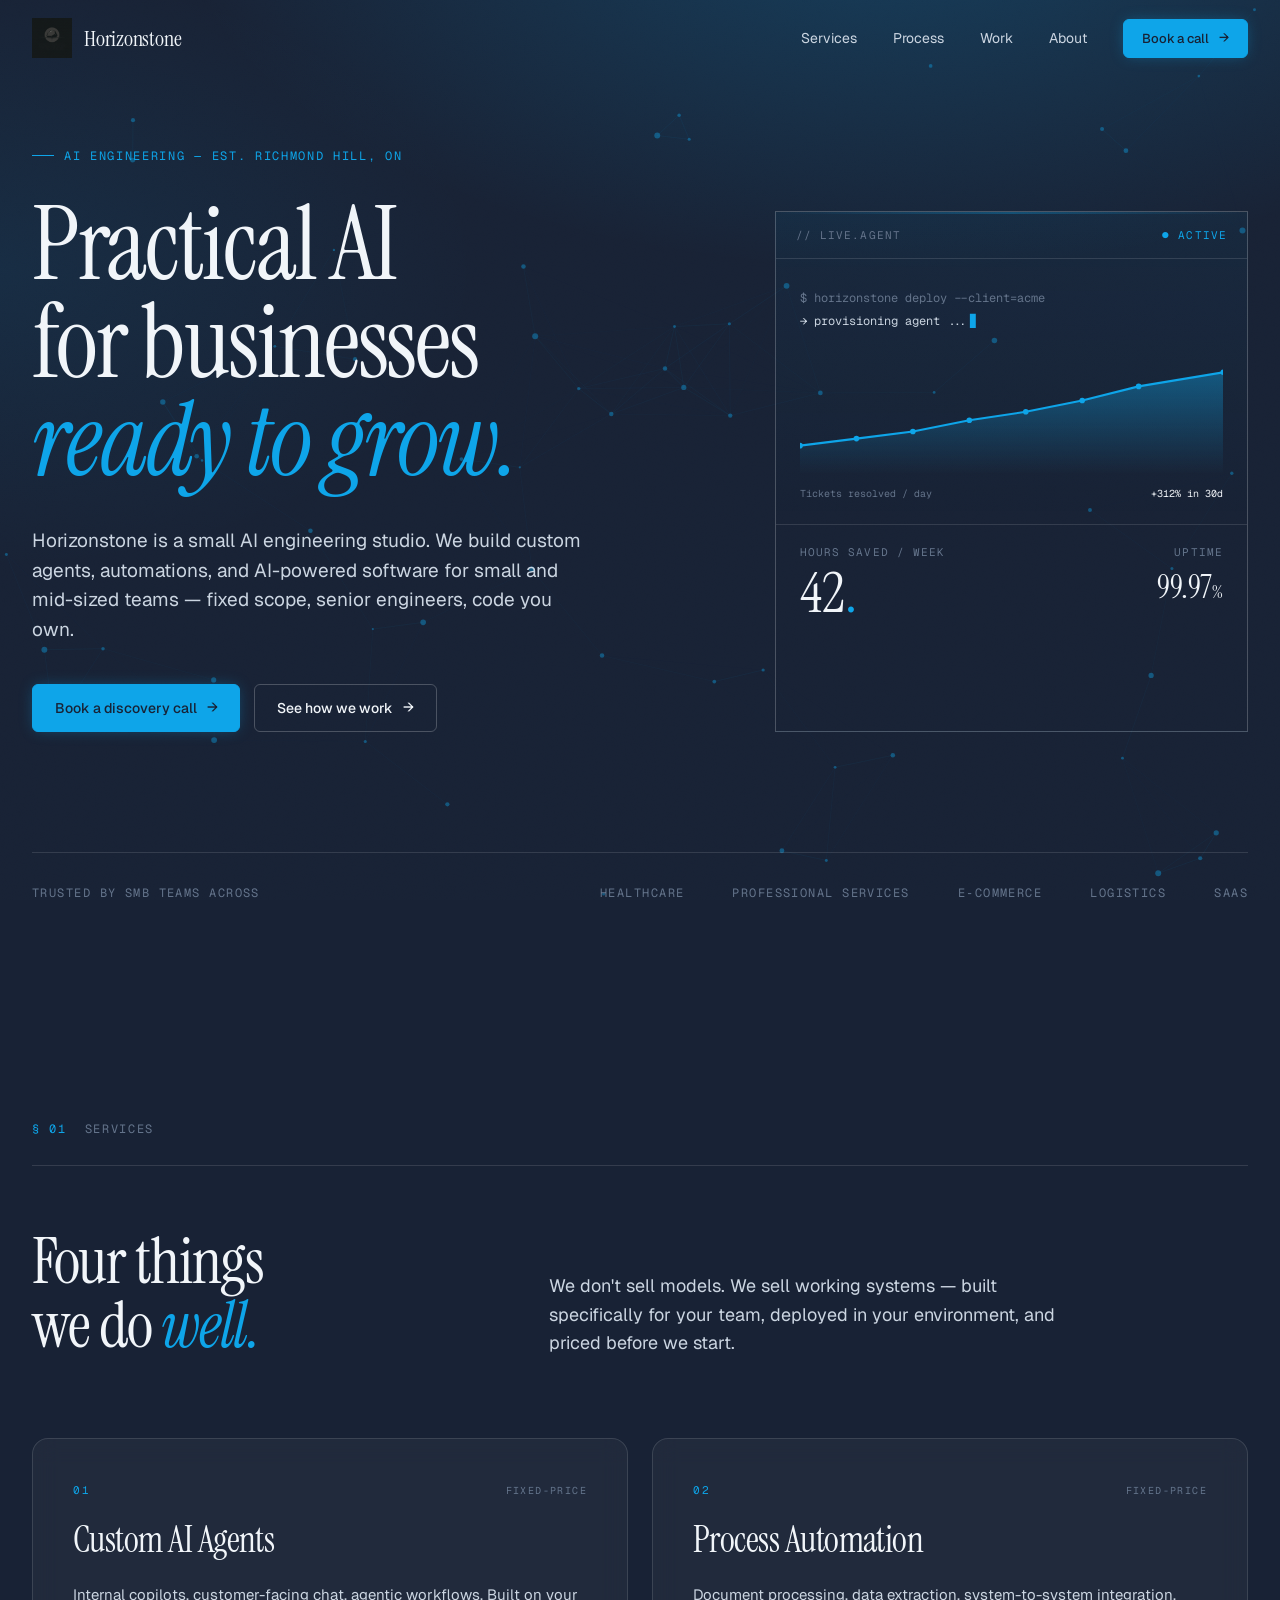
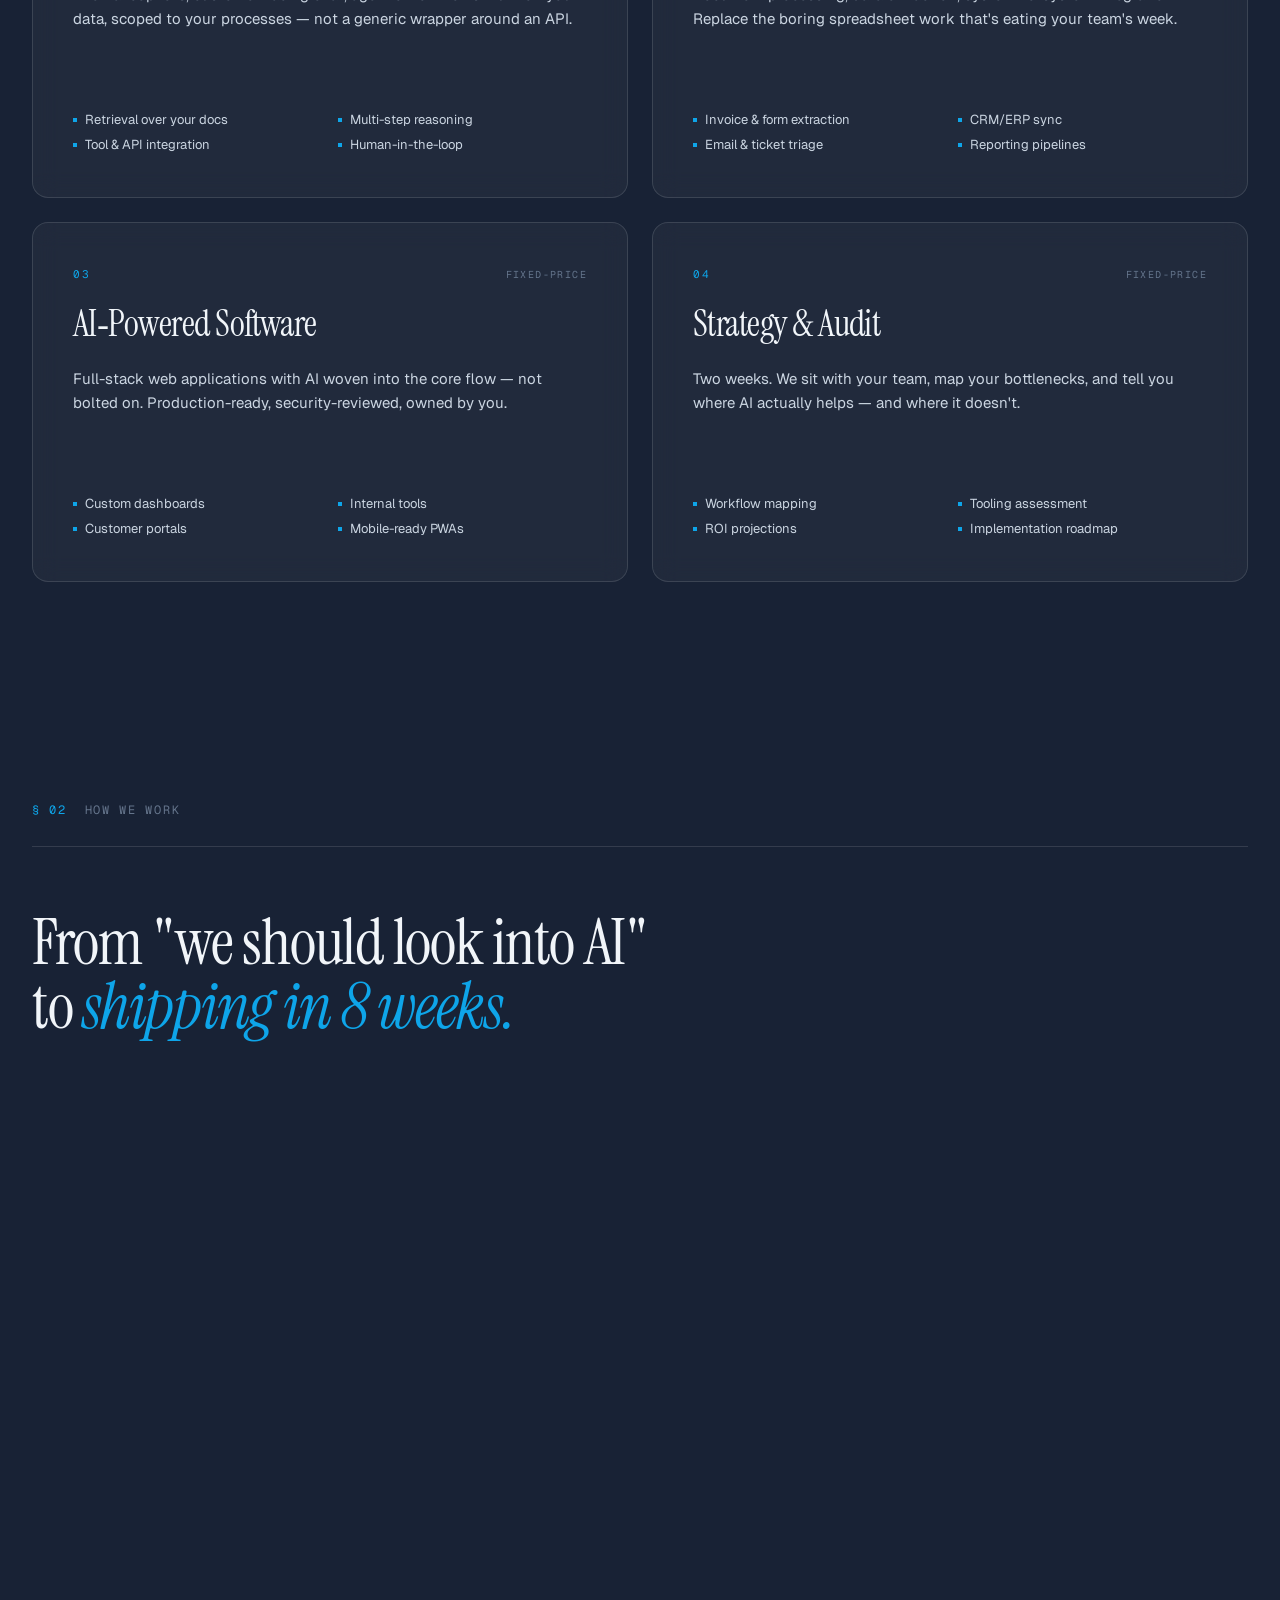
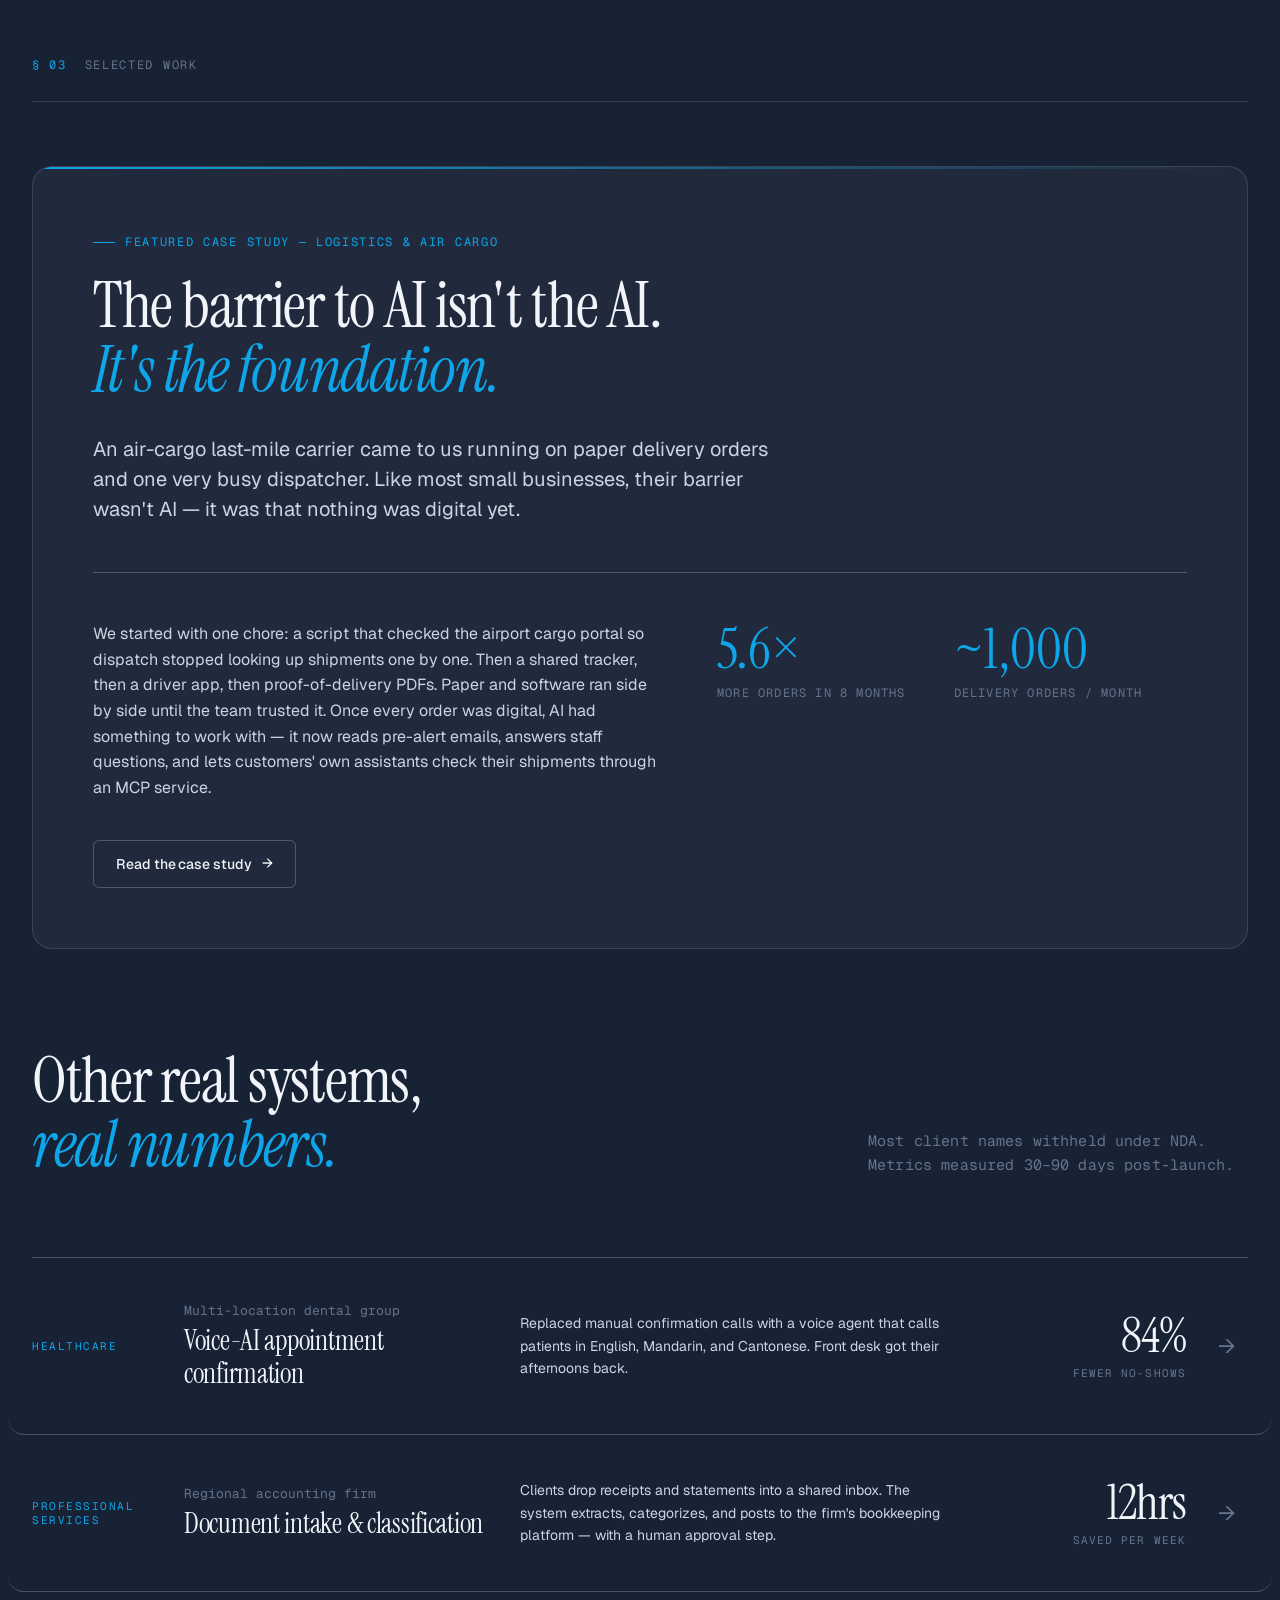
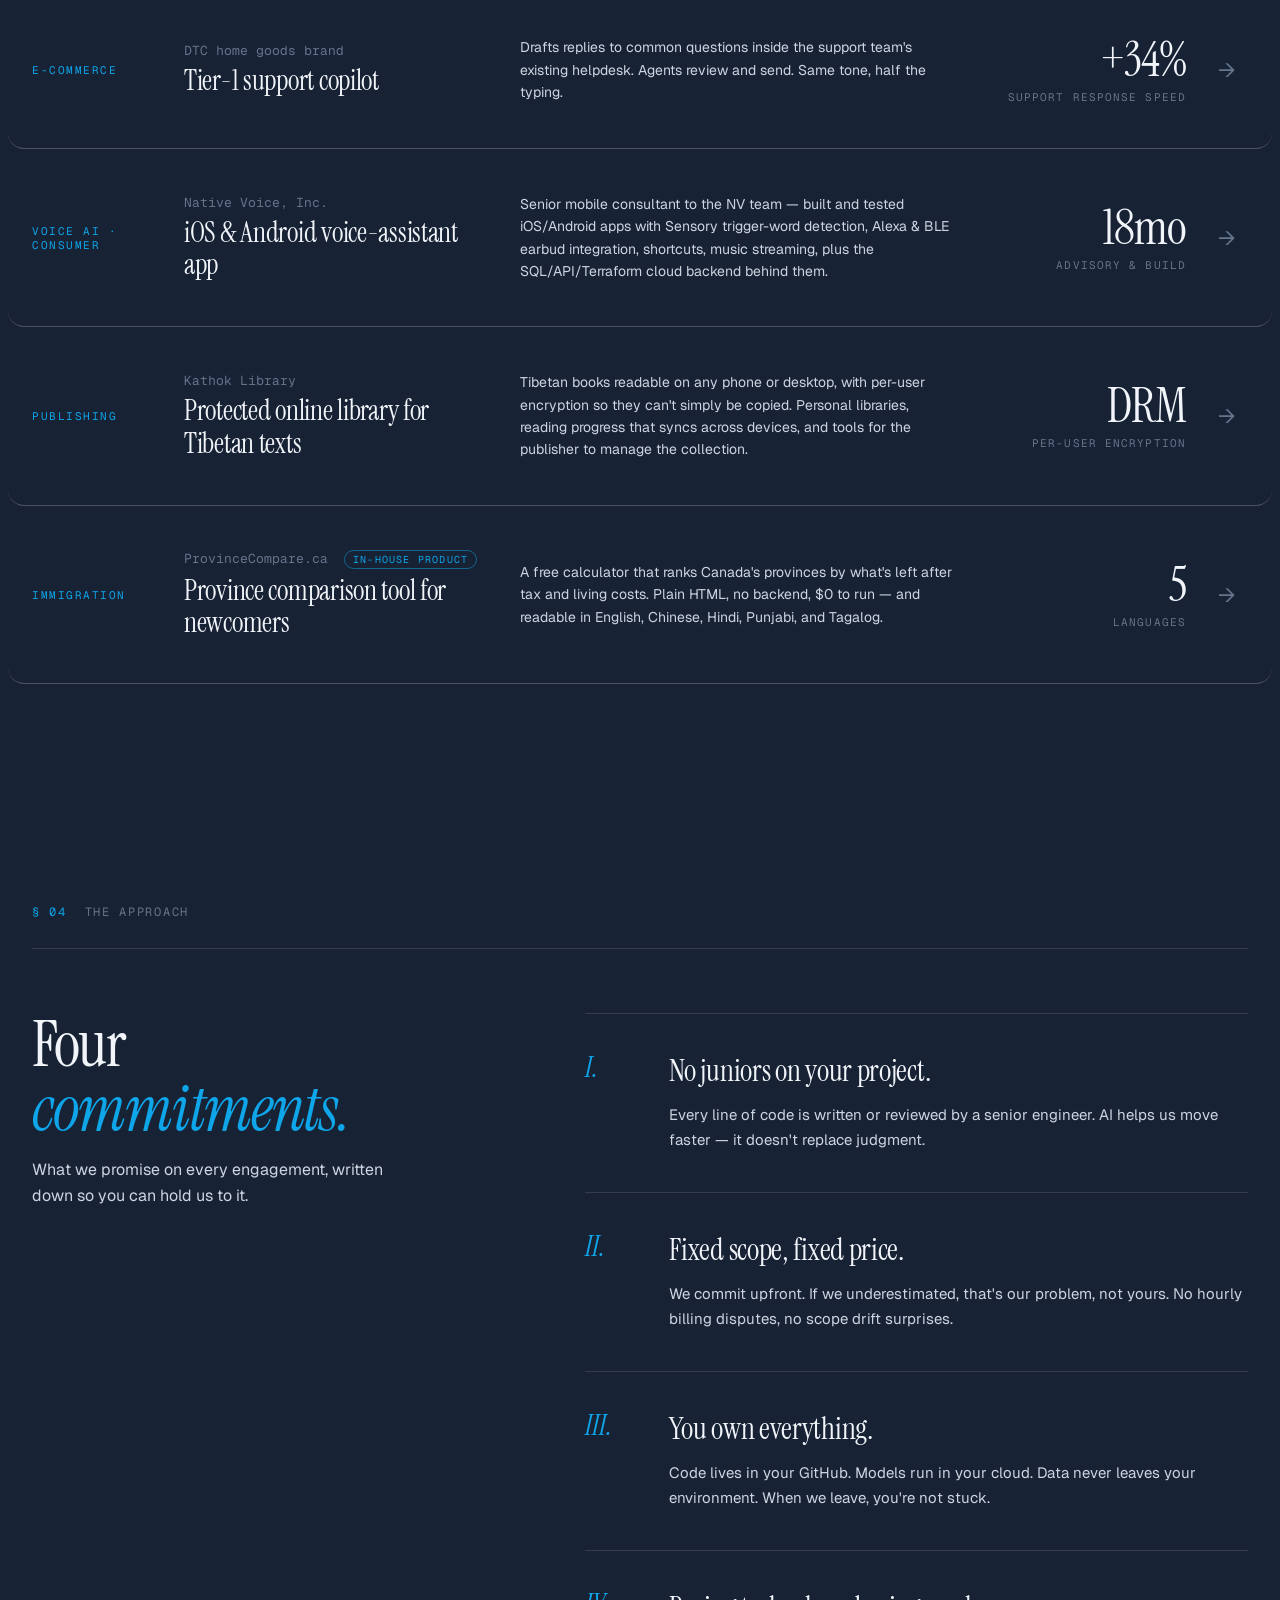
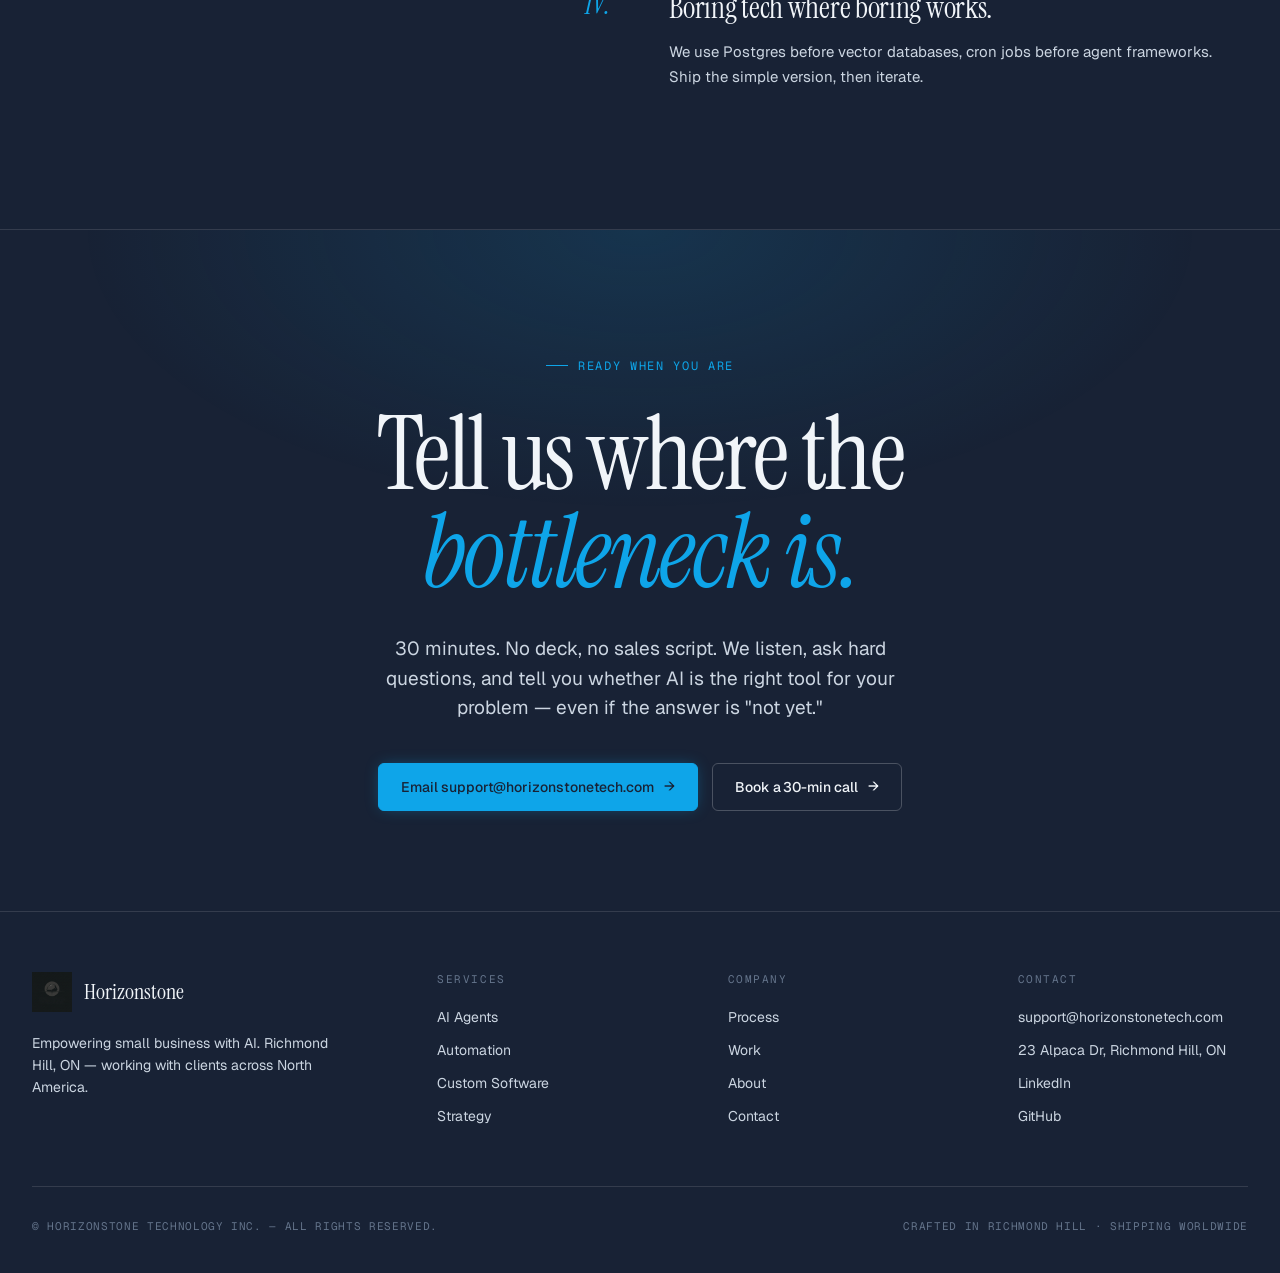
<file: index.html>
<!doctype html>
<html lang="en">
<head>
  <meta charset="utf-8" />
  <meta name="viewport" content="width=device-width, initial-scale=1" />
  <title>Horizonstone Technology — AI Engineering for Growing Teams</title>
  <meta name="description" content="Horizonstone Technology builds custom AI agents, automations, and AI-powered software for small and mid-sized teams. Fixed scope, senior engineers, code you own." />
  <meta property="og:title" content="Horizonstone Technology — AI Engineering for Growing Teams" />
  <meta property="og:description" content="Custom AI agents, automations, and software for SMB teams. Fixed scope, senior engineers, code you own." />
  <meta property="og:type" content="website" />
  <meta property="og:url" content="https://horizonstonetech.com" />
  <link rel="preconnect" href="https://fonts.googleapis.com" />
  <link rel="preconnect" href="https://fonts.gstatic.com" crossorigin />
  <link href="https://fonts.googleapis.com/css2?family=Instrument+Serif:ital@0;1&family=Geist:wght@300;400;500;600&family=Geist+Mono:wght@400;500&display=swap" rel="stylesheet" />
  <link rel="stylesheet" href="styles.css" />
  <script type="application/ld+json">
  {
    "@context": "https://schema.org",
    "@type": "Organization",
    "name": "Horizonstone Technology Inc.",
    "url": "https://horizonstonetech.com",
    "description": "AI engineering studio building custom agents, automations, and software for small and mid-sized teams.",
    "address": {
      "@type": "PostalAddress",
      "addressLocality": "Richmond Hill",
      "addressRegion": "ON",
      "addressCountry": "CA"
    },
    "email": "support@horizonstonetech.com"
  }
  </script>
</head>
<body>

<!-- Particle network background -->
<canvas id="particle-network" aria-hidden="true"></canvas>

<!-- ============================================================ -->
<!-- Nav -->
<!-- ============================================================ -->
<nav class="nav" id="nav">
  <div class="nav-inner">
    <a href="#" class="nav-brand">
      <img src="logo_small.png" alt="Horizonstone Icon" height="40" style="object-fit: contain; mix-blend-mode: screen;" />
      <span class="nav-brand-text">Horizonstone</span>
    </a>
    <button class="nav-toggle" aria-label="Toggle navigation">
      <span></span><span></span><span></span>
    </button>
    <div class="nav-links">
      <a href="#services" class="nav-link">Services</a>
      <a href="#process" class="nav-link">Process</a>
      <a href="#work" class="nav-link">Work</a>
      <a href="#about" class="nav-link">About</a>
      <a href="#contact" class="btn btn-primary btn-sm">Book a call <span class="btn-arrow">→</span></a>
    </div>
  </div>
</nav>

<!-- ============================================================ -->
<!-- Hero -->
<!-- ============================================================ -->
<section class="hero">
  <div class="container">
    <div class="hero-grid">
      <div class="reveal">
        <div class="eyebrow eyebrow-accent">
          <span class="eyebrow-rule"></span>
          AI Engineering — Est. Richmond Hill, ON
        </div>
        <h1>
          Practical AI<br />
          for businesses<br />
          <em class="italic-accent">ready to grow.</em>
        </h1>
        <p class="hero-sub">
          Horizonstone is a small AI engineering studio. We build custom agents,
          automations, and AI-powered software for small and mid-sized teams —
          fixed scope, senior engineers, code you own.
        </p>
        <div class="hero-ctas">
          <a href="#contact" class="btn btn-primary">Book a discovery call <span class="btn-arrow">→</span></a>
          <a href="#process" class="btn btn-ghost">See how we work <span class="btn-arrow">→</span></a>
        </div>
      </div>

      <!-- Hero Visual -->
      <div class="hero-visual reveal">
        <span class="hero-visual-corner hero-visual-corner--tl"></span>
        <span class="hero-visual-corner hero-visual-corner--tr"></span>
        <span class="hero-visual-corner hero-visual-corner--bl"></span>
        <span class="hero-visual-corner hero-visual-corner--br"></span>
        <div class="hero-visual-header">
          <span>// LIVE.AGENT</span>
          <span class="status-pulse" style="color: var(--accent)">● ACTIVE</span>
        </div>
        <div class="hero-visual-body" id="terminal-body">
          <!-- Terminal lines will be typed in by JS -->
        </div>
        <div class="hero-chart">
          <svg viewBox="0 0 300 80">
            <defs>
              <linearGradient id="grad" x1="0" y1="0" x2="0" y2="1">
                <stop offset="0" stop-color="var(--accent)" stop-opacity="0.4" />
                <stop offset="1" stop-color="var(--accent)" stop-opacity="0" />
              </linearGradient>
            </defs>
            <path d="M0 60 L40 55 L80 50 L120 42 L160 36 L200 28 L240 18 L300 8 L300 80 L0 80 Z" fill="url(#grad)" />
            <path d="M0 60 L40 55 L80 50 L120 42 L160 36 L200 28 L240 18 L300 8" stroke="var(--accent)" stroke-width="1.5" fill="none" />
            <circle cx="0" cy="60" r="2" fill="var(--accent)" />
            <circle cx="40" cy="55" r="2" fill="var(--accent)" />
            <circle cx="80" cy="50" r="2" fill="var(--accent)" />
            <circle cx="120" cy="42" r="2" fill="var(--accent)" />
            <circle cx="160" cy="36" r="2" fill="var(--accent)" />
            <circle cx="200" cy="28" r="2" fill="var(--accent)" />
            <circle cx="240" cy="18" r="2" fill="var(--accent)" />
            <circle cx="300" cy="8" r="2" fill="var(--accent)" />
          </svg>
          <div class="hero-chart-legend">
            <span>Tickets resolved / day</span>
            <span style="color: var(--ink)">+312% in 30d</span>
          </div>
        </div>
        <div class="hero-stats">
          <div>
            <div class="hero-stat-label">HOURS SAVED / WEEK</div>
            <div class="hero-stat-value"><span class="counter" data-target="42">0</span><span style="color: var(--accent)">.</span></div>
          </div>
          <div style="text-align: right">
            <div class="hero-stat-label">UPTIME</div>
            <div class="hero-stat-value hero-stat-value--sm"><span class="counter" data-target="99.97" data-decimals="2">0</span><span style="font-size: 18px">%</span></div>
          </div>
        </div>
      </div>
    </div>

    <!-- Marquee -->
    <div class="marquee">
      <span>Trusted by SMB teams across</span>
      <div class="marquee-sectors">
        <span>Healthcare</span>
        <span>Professional Services</span>
        <span>E‑commerce</span>
        <span>Logistics</span>
        <span>SaaS</span>
      </div>
    </div>
  </div>
</section>

<!-- ============================================================ -->
<!-- Services -->
<!-- ============================================================ -->
<section id="services" class="services">
  <div class="container">
    <div class="section-label reveal">
      <span class="section-label-num">§ 01</span>
      <span>Services</span>
    </div>
    <div class="services-header reveal">
      <h2 class="h2-section">
        Four things<br />we do <em class="italic-accent">well.</em>
      </h2>
      <p>
        We don't sell models. We sell working systems — built specifically for
        your team, deployed in your environment, and priced before we start.
      </p>
    </div>
    <div class="services-grid reveal">
      <div class="service-card">
        <div class="service-card-head">
          <span class="service-card-num">01</span>
          <span class="service-card-tag">FIXED-PRICE</span>
        </div>
        <h3>Custom AI Agents</h3>
        <p>Internal copilots, customer-facing chat, agentic workflows. Built on your data, scoped to your processes — not a generic wrapper around an API.</p>
        <ul class="service-card-items">
          <li>Retrieval over your docs</li>
          <li>Multi-step reasoning</li>
          <li>Tool &amp; API integration</li>
          <li>Human-in-the-loop</li>
        </ul>
      </div>
      <div class="service-card">
        <div class="service-card-head">
          <span class="service-card-num">02</span>
          <span class="service-card-tag">FIXED-PRICE</span>
        </div>
        <h3>Process Automation</h3>
        <p>Document processing, data extraction, system-to-system integration. Replace the boring spreadsheet work that's eating your team's week.</p>
        <ul class="service-card-items">
          <li>Invoice &amp; form extraction</li>
          <li>CRM/ERP sync</li>
          <li>Email &amp; ticket triage</li>
          <li>Reporting pipelines</li>
        </ul>
      </div>
      <div class="service-card">
        <div class="service-card-head">
          <span class="service-card-num">03</span>
          <span class="service-card-tag">FIXED-PRICE</span>
        </div>
        <h3>AI‑Powered Software</h3>
        <p>Full-stack web applications with AI woven into the core flow — not bolted on. Production-ready, security-reviewed, owned by you.</p>
        <ul class="service-card-items">
          <li>Custom dashboards</li>
          <li>Internal tools</li>
          <li>Customer portals</li>
          <li>Mobile-ready PWAs</li>
        </ul>
      </div>
      <div class="service-card">
        <div class="service-card-head">
          <span class="service-card-num">04</span>
          <span class="service-card-tag">FIXED-PRICE</span>
        </div>
        <h3>Strategy &amp; Audit</h3>
        <p>Two weeks. We sit with your team, map your bottlenecks, and tell you where AI actually helps — and where it doesn't.</p>
        <ul class="service-card-items">
          <li>Workflow mapping</li>
          <li>Tooling assessment</li>
          <li>ROI projections</li>
          <li>Implementation roadmap</li>
        </ul>
      </div>
    </div>
  </div>
</section>

<!-- ============================================================ -->
<!-- Process -->
<!-- ============================================================ -->
<section id="process" class="process">
  <div class="container">
    <div class="section-label reveal">
      <span class="section-label-num">§ 02</span>
      <span>How we work</span>
    </div>
    <h2 class="h2-section">
      From "we should look into AI"<br />
      to <em class="italic-accent">shipping in 8 weeks.</em>
    </h2>
    <div class="process-grid reveal">
      <div class="process-step">
        <div class="process-dot"></div>
        <div class="process-meta"><span>01</span><span>Week 0</span></div>
        <h3>Discover</h3>
        <p>30-minute call. We listen for the bottleneck — the report nobody runs, the tickets piling up, the spreadsheet that won't die.</p>
        <div class="process-deliverable">↳ Free</div>
      </div>
      <div class="process-step">
        <div class="process-dot"></div>
        <div class="process-meta"><span>02</span><span>Week 1</span></div>
        <h3>Scope</h3>
        <p>Five business days. We come back with a fixed price, a fixed timeline, and a written-down version of what we're building.</p>
        <div class="process-deliverable">↳ Proposal</div>
      </div>
      <div class="process-step">
        <div class="process-dot"></div>
        <div class="process-meta"><span>03</span><span>Weeks 2–8</span></div>
        <h3>Build</h3>
        <p>Senior engineers ship in two-week sprints with live demos every Friday. You see progress weekly — no black boxes, no surprises.</p>
        <div class="process-deliverable">↳ Working software</div>
      </div>
      <div class="process-step">
        <div class="process-dot"></div>
        <div class="process-meta"><span>04</span><span>Week 8+</span></div>
        <h3>Support</h3>
        <p>90-day code warranty on everything we ship. Optional retainer if you want us on call. Or take the keys and run it yourself.</p>
        <div class="process-deliverable">↳ Warranty + handoff</div>
      </div>
    </div>
  </div>
</section>

<!-- ============================================================ -->
<!-- Cases -->
<!-- ============================================================ -->
<section id="work" class="cases">
  <div class="container">
    <div class="section-label">
      <span class="section-label-num">§ 03</span>
      <span>Selected work</span>
    </div>

    <!-- Featured Case Study -->
    <div class="featured-case reveal">
      <div class="eyebrow eyebrow-accent">
        <span class="eyebrow-rule"></span>
        Featured Case Study — Logistics &amp; Air Cargo
      </div>
      <h2 class="h2-section" style="margin-top: 24px;">
        The barrier to AI isn't the AI.<br />
        <em class="italic-accent">It's the foundation.</em>
      </h2>
      <p class="featured-case-lead">
        An air-cargo last-mile carrier came to us running on paper delivery orders and one very busy dispatcher. Like most small businesses, their barrier wasn't AI — it was that nothing was digital yet.
      </p>
      <div class="featured-case-grid">
        <div class="featured-case-text">
          <p>We started with one chore: a script that checked the airport cargo portal so dispatch stopped looking up shipments one by one. Then a shared tracker, then a driver app, then proof-of-delivery PDFs. Paper and software ran side by side until the team trusted it. Once every order was digital, AI had something to work with — it now reads pre-alert emails, answers staff questions, and lets customers' own assistants check their shipments through an MCP service.</p>
        </div>
        <div class="featured-case-stats">
          <div class="stat-box">
            <div class="stat-value">5.6×</div>
            <div class="stat-label">More orders in 8 months</div>
          </div>
          <div class="stat-box">
            <div class="stat-value">~1,000</div>
            <div class="stat-label">Delivery orders / month</div>
          </div>
        </div>
      </div>
      <div class="featured-case-link">
        <a href="work/logistics-platform.html" class="btn btn-ghost">Read the case study <span class="btn-arrow">→</span></a>
      </div>
    </div>

    <div class="cases-header reveal">
      <h2 class="h2-section">
        Other real systems,<br />
        <em class="italic-accent">real numbers.</em>
      </h2>
      <p class="cases-note">
        Most client names withheld under NDA. Metrics measured 30–90 days post-launch.
      </p>
    </div>
    <div class="cases-list reveal">
      <a href="work/dental-voice-ai.html" class="case-row">
        <div class="case-sector">Healthcare</div>
        <div>
          <div class="case-client">Multi-location dental group</div>
          <h3 class="case-title">Voice-AI appointment confirmation</h3>
        </div>
        <p class="case-body">Replaced manual confirmation calls with a voice agent that calls patients in English, Mandarin, and Cantonese. Front desk got their afternoons back.</p>
        <div class="case-metric">
          <div class="case-metric-value">84%</div>
          <div class="case-metric-label">fewer no-shows</div>
        </div>
        <div class="case-arrow">→</div>
      </a>
      <a href="work/accounting-intake.html" class="case-row">
        <div class="case-sector">Professional Services</div>
        <div>
          <div class="case-client">Regional accounting firm</div>
          <h3 class="case-title">Document intake &amp; classification</h3>
        </div>
        <p class="case-body">Clients drop receipts and statements into a shared inbox. The system extracts, categorizes, and posts to the firm's bookkeeping platform — with a human approval step.</p>
        <div class="case-metric">
          <div class="case-metric-value">12hrs</div>
          <div class="case-metric-label">saved per week</div>
        </div>
        <div class="case-arrow">→</div>
      </a>
      <a href="work/ecommerce-support-copilot.html" class="case-row">
        <div class="case-sector">E-commerce</div>
        <div>
          <div class="case-client">DTC home goods brand</div>
          <h3 class="case-title">Tier-1 support copilot</h3>
        </div>
        <p class="case-body">Drafts replies to common questions inside the support team's existing helpdesk. Agents review and send. Same tone, half the typing.</p>
        <div class="case-metric">
          <div class="case-metric-value">+34%</div>
          <div class="case-metric-label">support response speed</div>
        </div>
        <div class="case-arrow">→</div>
      </a>
      <a href="work/native-voice.html" class="case-row">
        <div class="case-sector">Voice AI · Consumer</div>
        <div>
          <div class="case-client">Native Voice, Inc.</div>
          <h3 class="case-title">iOS &amp; Android voice-assistant app</h3>
        </div>
        <p class="case-body">Senior mobile consultant to the NV team — built and tested iOS/Android apps with Sensory trigger-word detection, Alexa &amp; BLE earbud integration, shortcuts, music streaming, plus the SQL/API/Terraform cloud backend behind them.</p>
        <div class="case-metric">
          <div class="case-metric-value">18mo</div>
          <div class="case-metric-label">advisory &amp; build</div>
        </div>
        <div class="case-arrow">→</div>
      </a>
      <a href="work/kathok-library.html" class="case-row">
        <div class="case-sector">Publishing</div>
        <div>
          <div class="case-client">Kathok Library</div>
          <h3 class="case-title">Protected online library for Tibetan texts</h3>
        </div>
        <p class="case-body">Tibetan books readable on any phone or desktop, with per-user encryption so they can't simply be copied. Personal libraries, reading progress that syncs across devices, and tools for the publisher to manage the collection.</p>
        <div class="case-metric">
          <div class="case-metric-value">DRM</div>
          <div class="case-metric-label">per-user encryption</div>
        </div>
        <div class="case-arrow">→</div>
      </a>
      <a href="work/provincecompare.html" class="case-row">
        <div class="case-sector">Immigration</div>
        <div>
          <div class="case-client">ProvinceCompare.ca <span class="case-tag">In-house product</span></div>
          <h3 class="case-title">Province comparison tool for newcomers</h3>
        </div>
        <p class="case-body">A free calculator that ranks Canada's provinces by what's left after tax and living costs. Plain HTML, no backend, $0 to run — and readable in English, Chinese, Hindi, Punjabi, and Tagalog.</p>
        <div class="case-metric">
          <div class="case-metric-value">5</div>
          <div class="case-metric-label">languages</div>
        </div>
        <div class="case-arrow">→</div>
      </a>
    </div>
  </div>
</section>

<!-- ============================================================ -->
<!-- Approach -->
<!-- ============================================================ -->
<section id="about" class="approach">
  <div class="container">
    <div class="section-label">
      <span class="section-label-num">§ 04</span>
      <span>The approach</span>
    </div>
    <div class="approach-grid">
      <div class="approach-sticky">
        <h2 class="h2-section">
          Four<br /><em class="italic-accent">commitments.</em>
        </h2>
        <p>What we promise on every engagement, written down so you can hold us to it.</p>
      </div>
      <div>
        <div class="principle">
          <div class="principle-num">I.</div>
          <div>
            <h3>No juniors on your project.</h3>
            <p>Every line of code is written or reviewed by a senior engineer. AI helps us move faster — it doesn't replace judgment.</p>
          </div>
        </div>
        <div class="principle">
          <div class="principle-num">II.</div>
          <div>
            <h3>Fixed scope, fixed price.</h3>
            <p>We commit upfront. If we underestimated, that's our problem, not yours. No hourly billing disputes, no scope drift surprises.</p>
          </div>
        </div>
        <div class="principle">
          <div class="principle-num">III.</div>
          <div>
            <h3>You own everything.</h3>
            <p>Code lives in your GitHub. Models run in your cloud. Data never leaves your environment. When we leave, you're not stuck.</p>
          </div>
        </div>
        <div class="principle">
          <div class="principle-num">IV.</div>
          <div>
            <h3>Boring tech where boring works.</h3>
            <p>We use Postgres before vector databases, cron jobs before agent frameworks. Ship the simple version, then iterate.</p>
          </div>
        </div>
      </div>
    </div>
  </div>
</section>

<!-- ============================================================ -->
<!-- CTA -->
<!-- ============================================================ -->
<section id="contact" class="cta-section">
  <div class="container">
    <div class="cta-inner">
      <div class="eyebrow eyebrow-accent">
        <span class="eyebrow-rule"></span>
        Ready when you are
      </div>
      <h2>
        Tell us where the<br />
        <em class="italic-accent">bottleneck is.</em>
      </h2>
      <p>
        30 minutes. No deck, no sales script. We listen, ask hard questions,
        and tell you whether AI is the right tool for your problem — even if the
        answer is "not yet."
      </p>
      <div class="cta-buttons">
        <a href="mailto:support@horizonstonetech.com" class="btn btn-primary">Email support@horizonstonetech.com <span class="btn-arrow">→</span></a>
        <a href="#" class="btn btn-ghost">Book a 30-min call <span class="btn-arrow">→</span></a>
      </div>
    </div>
  </div>
</section>

<!-- ============================================================ -->
<!-- Footer -->
<!-- ============================================================ -->
<footer class="site-footer">
  <div class="container">
    <div class="footer-grid">
      <div>
        <div class="footer-brand">
          <img src="logo_small.png" alt="Horizonstone Icon" height="40" style="object-fit: contain; mix-blend-mode: screen;" />
          <span class="footer-brand-text">Horizonstone</span>
        </div>
        <p class="footer-tagline">
          Empowering small business with AI. Richmond Hill, ON — working with clients across North America.
        </p>
      </div>
      <div class="footer-col">
        <div class="footer-col-title">Services</div>
        <ul>
          <li><a href="#services">AI Agents</a></li>
          <li><a href="#services">Automation</a></li>
          <li><a href="#services">Custom Software</a></li>
          <li><a href="#services">Strategy</a></li>
        </ul>
      </div>
      <div class="footer-col">
        <div class="footer-col-title">Company</div>
        <ul>
          <li><a href="#process">Process</a></li>
          <li><a href="#work">Work</a></li>
          <li><a href="#about">About</a></li>
          <li><a href="#contact">Contact</a></li>
        </ul>
      </div>
      <div class="footer-col">
        <div class="footer-col-title">Contact</div>
        <ul>
          <li><a href="mailto:support@horizonstonetech.com">support@horizonstonetech.com</a></li>
          <li><a href="#">23 Alpaca Dr, Richmond Hill, ON</a></li>
          <li><a href="#">LinkedIn</a></li>
          <li><a href="#">GitHub</a></li>
        </ul>
      </div>
    </div>
    <div class="footer-bottom">
      <span>© Horizonstone Technology Inc. — All rights reserved.</span>
      <span>Crafted in Richmond Hill · Shipping worldwide</span>
    </div>
  </div>
</footer>

<script src="script.js"></script>
</body>
</html>
</file>
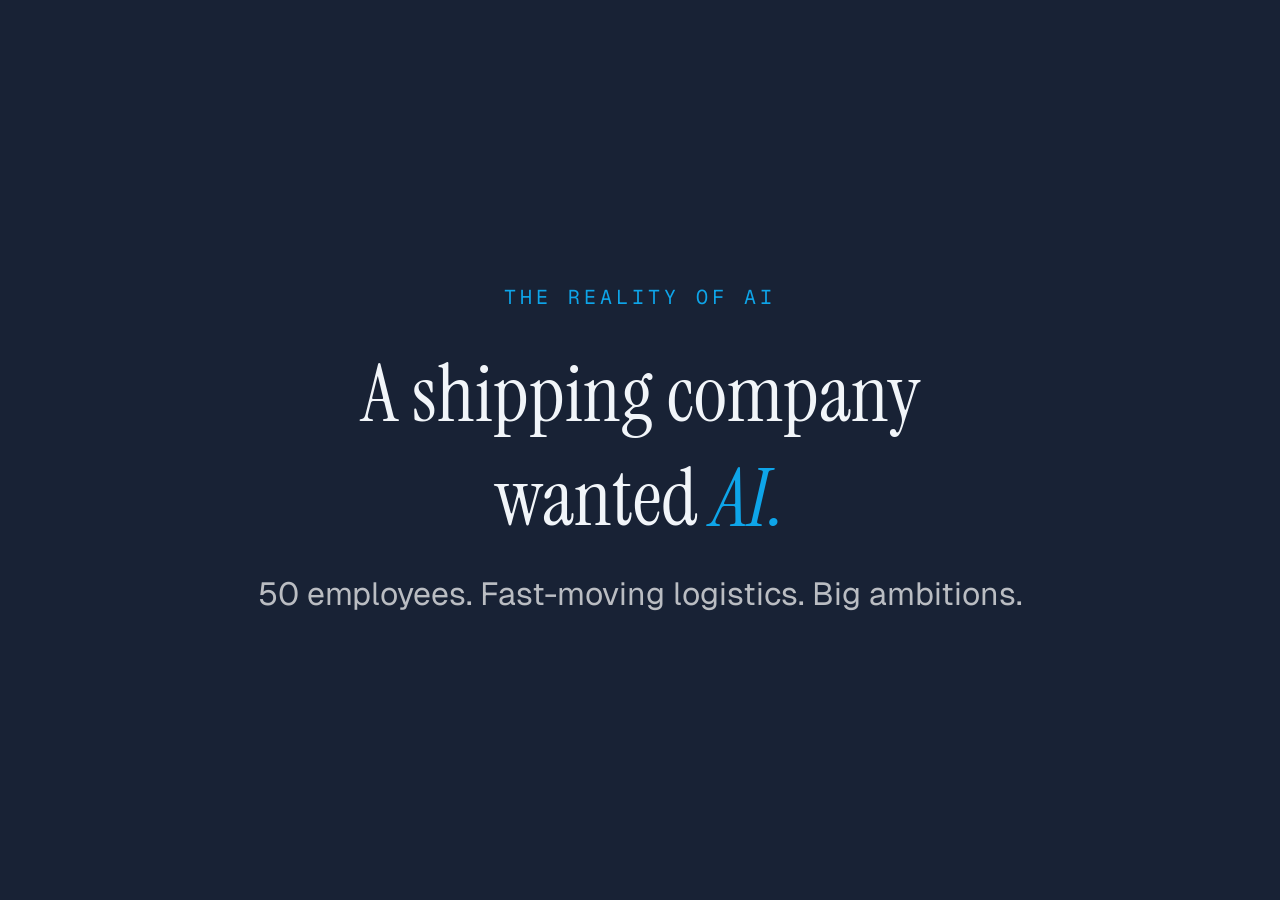
<file: story_video.html>
<!DOCTYPE html>
<html lang="en">
<head>
<meta charset="UTF-8">
<meta name="viewport" content="width=device-width, initial-scale=1.0">
<title>Horizonstone Story</title>
<link href="https://fonts.googleapis.com/css2?family=Instrument+Serif:ital@0;1&family=Geist:wght@300;400;500;600&family=Geist+Mono:wght@400;500&display=swap" rel="stylesheet" />
<style>
  :root {
    --bg: #182235;
    --accent: #0ea5e9;
    --ink: #F1F5F9;
    --serif: "Instrument Serif", serif;
    --sans: "Geist", sans-serif;
  }
  body, html {
    margin: 0; padding: 0;
    width: 100vw; height: 100vh;
    background: var(--bg);
    color: var(--ink);
    font-family: var(--sans);
    overflow: hidden;
    display: flex;
    align-items: center;
    justify-content: center;
  }
  .scene {
    position: absolute;
    top: 0; left: 0; width: 100%; height: 100%;
    display: flex;
    flex-direction: column;
    align-items: center;
    justify-content: center;
    opacity: 0;
    transform: scale(0.95);
    transition: opacity 1s ease, transform 1s ease;
    text-align: center;
    padding: 40px;
    box-sizing: border-box;
  }
  .scene.active {
    opacity: 1;
    transform: scale(1);
  }
  h1 {
    font-family: var(--serif);
    font-size: 80px;
    margin: 0 0 20px 0;
    font-weight: 400;
  }
  h1 .accent {
    color: var(--accent);
    font-style: italic;
  }
  p {
    font-size: 32px;
    max-width: 800px;
    line-height: 1.5;
    color: rgba(255,255,255,0.7);
    margin: 0;
  }
  .metric {
    font-family: var(--serif);
    font-size: 140px;
    color: var(--accent);
    line-height: 1;
    margin-bottom: 20px;
  }
</style>
</head>
<body>

<div class="scene" id="scene1">
  <p style="font-family: 'Geist Mono', monospace; color: var(--accent); font-size: 20px; letter-spacing: 0.2em; margin-bottom: 30px;">THE REALITY OF AI</p>
  <h1>A shipping company<br>wanted <span class="accent">AI.</span></h1>
  <p>50 employees. Fast-moving logistics. Big ambitions.</p>
</div>

<div class="scene" id="scene2">
  <h1>But the barrier wasn't <span class="accent">technology.</span></h1>
  <p>It was scattered data, paper workflows, and unstructured operations. You can't put AI on a broken foundation.</p>
</div>

<div class="scene" id="scene3">
  <h1>Phase 1: <span class="accent">The Foundation</span></h1>
  <p>Over 12 months, we fully digitized their workflows. We turned messy spreadsheets and emails into a rock-solid data layer.</p>
</div>

<div class="scene" id="scene4">
  <h1>Phase 2: <span class="accent">The AI Hookup</span></h1>
  <p>With clean data, we integrated a custom Model Context Protocol (MCP) service, allowing their customers to interact with their operations instantly.</p>
</div>

<div class="scene" id="scene5">
  <div class="metric">+30%</div>
  <h1>Performance <span class="accent">Boost</span></h1>
  <p>The lesson? The barrier to AI isn't the AI.<br>It's the foundation.</p>
</div>

<script>
  const scenes = document.querySelectorAll('.scene');
  let current = 0;
  
  function nextScene() {
    scenes.forEach(s => s.classList.remove('active'));
    if (current < scenes.length) {
      scenes[current].classList.add('active');
      current++;
      setTimeout(nextScene, 4500); // 4.5 seconds per scene
    }
  }

  // Start sequence
  setTimeout(nextScene, 500);
</script>

</body>
</html>
</file>
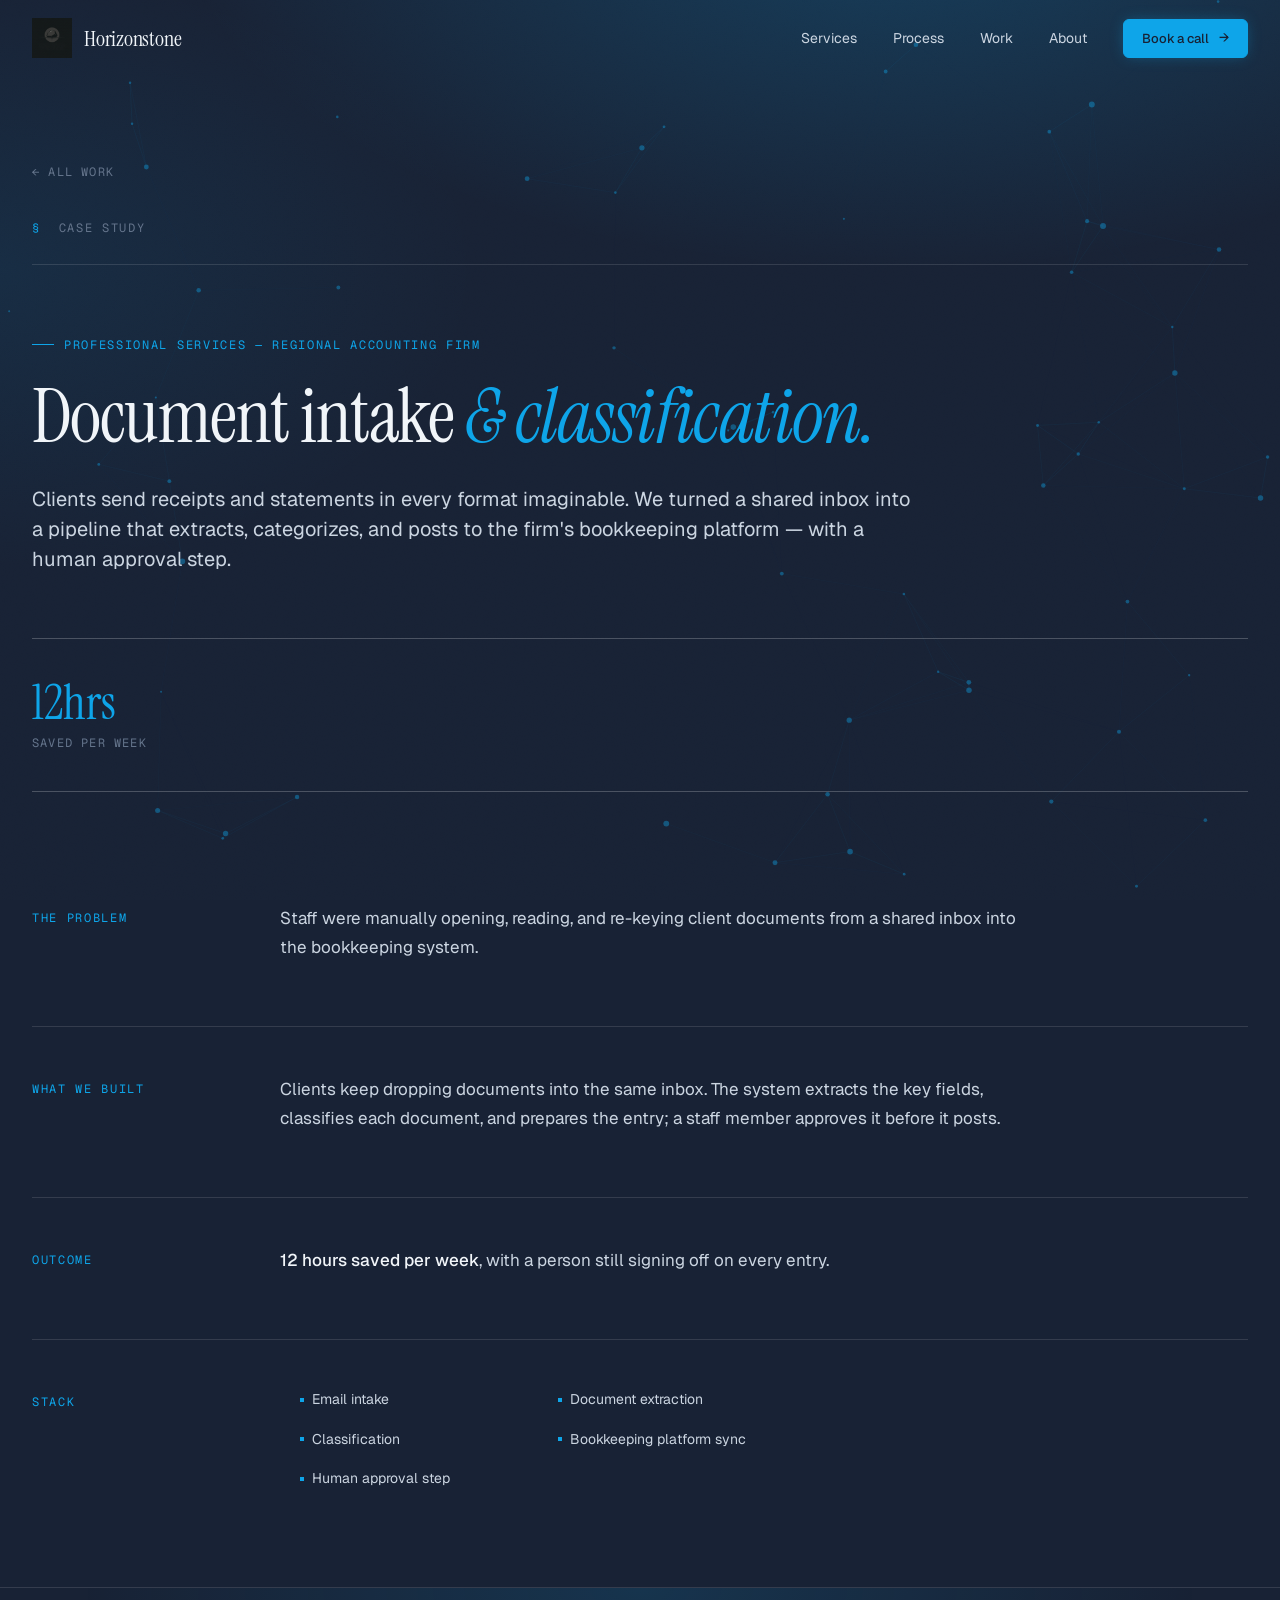
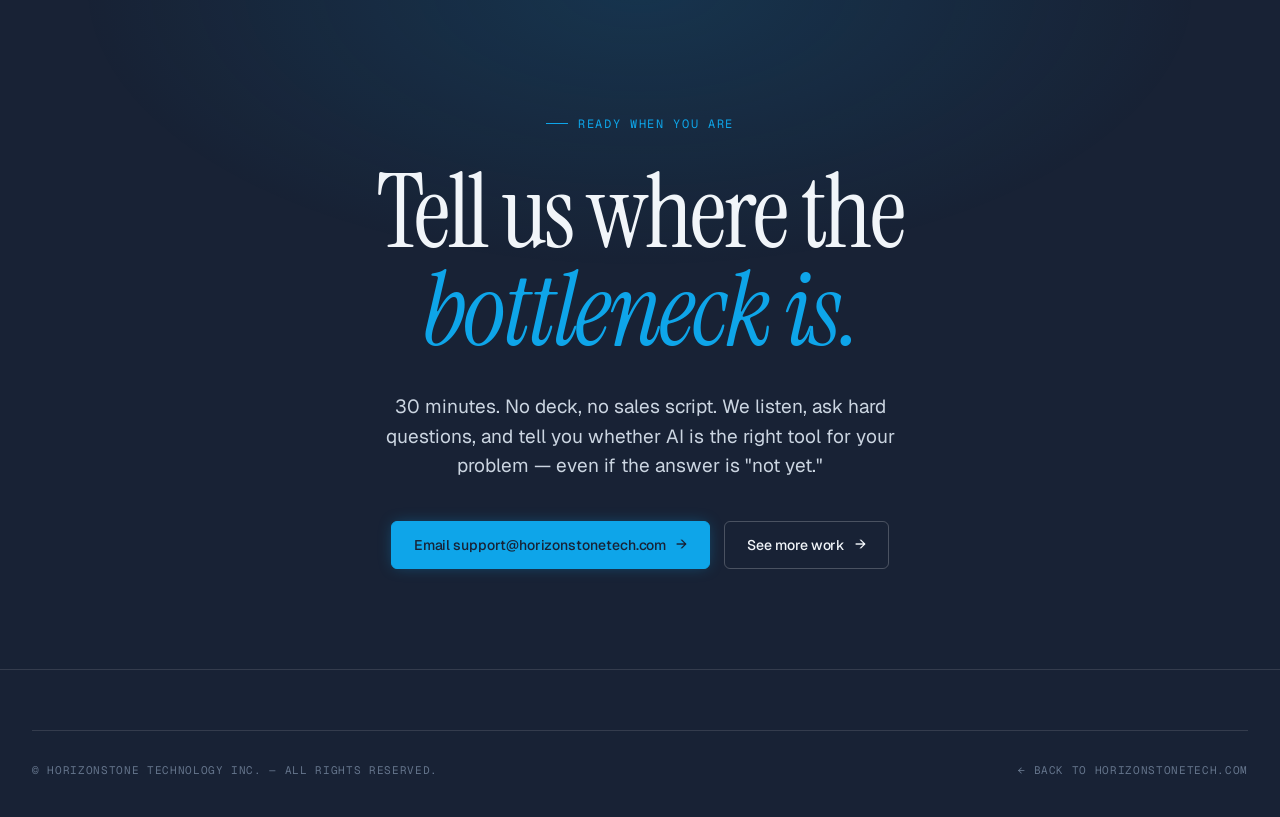
<file: work/accounting-intake.html>
<!doctype html>
<html lang="en">
<head>
  <meta charset="utf-8" />
  <meta name="viewport" content="width=device-width, initial-scale=1" />
  <title>Document intake &amp; classification — Horizonstone Case Study</title>
  <meta name="description" content="Clients send receipts and statements in every format imaginable. We turned a shared inbox into a pipeline that extracts, categorizes, and posts to the firm&#x27;s bookkeeping platform — with a human approval step." />
  <meta property="og:title" content="Document intake &amp; classification — Horizonstone Case Study" />
  <meta property="og:description" content="Clients send receipts and statements in every format imaginable. We turned a shared inbox into a pipeline that extracts, categorizes, and posts to the firm&#x27;s bookkeeping platform — with a human approval step." />
  <meta property="og:type" content="article" />
  <link rel="preconnect" href="https://fonts.googleapis.com" />
  <link rel="preconnect" href="https://fonts.gstatic.com" crossorigin />
  <link href="https://fonts.googleapis.com/css2?family=Instrument+Serif:ital@0;1&family=Geist:wght@300;400;500;600&family=Geist+Mono:wght@400;500&display=swap" rel="stylesheet" />
  <link rel="stylesheet" href="../styles.css" />
</head>
<body>

<canvas id="particle-network" aria-hidden="true"></canvas>

<nav class="nav" id="nav">
  <div class="nav-inner">
    <a href="../index.html" class="nav-brand">
      <img src="../logo_small.png" alt="Horizonstone Icon" height="40" style="object-fit: contain; mix-blend-mode: screen;" />
      <span class="nav-brand-text">Horizonstone</span>
    </a>
    <button class="nav-toggle" aria-label="Toggle navigation">
      <span></span><span></span><span></span>
    </button>
    <div class="nav-links">
      <a href="../index.html#services" class="nav-link">Services</a>
      <a href="../index.html#process" class="nav-link">Process</a>
      <a href="../index.html#work" class="nav-link">Work</a>
      <a href="../index.html#about" class="nav-link">About</a>
      <a href="#contact" class="btn btn-primary btn-sm">Book a call <span class="btn-arrow">→</span></a>
    </div>
  </div>
</nav>

<main class="case-page">
  <div class="container">
    <a href="../index.html#work" class="case-back">← All work</a>
    <div class="section-label">
      <span class="section-label-num">§</span>
      <span>Case study</span>
    </div>
    <div class="eyebrow eyebrow-accent">
      <span class="eyebrow-rule"></span>
      Professional Services — Regional accounting firm
    </div>
    
    <h1>Document intake <em class="italic-accent">&amp; classification.</em></h1>
    <p class="case-page-lead">Clients send receipts and statements in every format imaginable. We turned a shared inbox into a pipeline that extracts, categorizes, and posts to the firm&#x27;s bookkeeping platform — with a human approval step.</p>

    <div class="case-page-stats">
      <div class="stat-box">
        <div class="stat-value">12hrs</div>
        <div class="stat-label">saved per week</div>
      </div>
    </div>

    <section class="case-section reveal">
      <div class="case-section-title">The problem</div>
      <div class="case-prose"><p>Staff were manually opening, reading, and re-keying client documents from a shared inbox into the bookkeeping system.</p>
<!-- TODO: user to fill specifics (volume, document types) --></div>
    </section>
    <section class="case-section reveal">
      <div class="case-section-title">What we built</div>
      <div class="case-prose"><p>Clients keep dropping documents into the same inbox. The system extracts the key fields, classifies each document, and prepares the entry; a staff member approves it before it posts.</p>
<!-- TODO: user to fill specifics (bookkeeping platform, accuracy) --></div>
    </section>
    <section class="case-section reveal">
      <div class="case-section-title">Outcome</div>
      <div class="case-prose"><p><strong>12 hours saved per week</strong>, with a person still signing off on every entry.</p></div>
    </section>
    <section class="case-section reveal">
      <div class="case-section-title">Stack</div>
      <div class="case-prose">
        <ul class="service-card-items case-stack">
          <li>Email intake</li>
          <li>Document extraction</li>
          <li>Classification</li>
          <li>Bookkeeping platform sync</li>
          <li>Human approval step</li>
        </ul>
      </div>
    </section>
  </div>
</main>

<section id="contact" class="cta-section">
  <div class="container">
    <div class="cta-inner">
      <div class="eyebrow eyebrow-accent">
        <span class="eyebrow-rule"></span>
        Ready when you are
      </div>
      <h2>
        Tell us where the<br />
        <em class="italic-accent">bottleneck is.</em>
      </h2>
      <p>
        30 minutes. No deck, no sales script. We listen, ask hard questions,
        and tell you whether AI is the right tool for your problem — even if the
        answer is "not yet."
      </p>
      <div class="cta-buttons">
        <a href="mailto:support@horizonstonetech.com" class="btn btn-primary">Email support@horizonstonetech.com <span class="btn-arrow">→</span></a>
        <a href="../index.html#work" class="btn btn-ghost">See more work <span class="btn-arrow">→</span></a>
      </div>
    </div>
  </div>
</section>

<footer class="site-footer">
  <div class="container">
    <div class="footer-bottom" style="border-top: 1px solid var(--line); padding-top: 32px;">
      <span>© Horizonstone Technology Inc. — All rights reserved.</span>
      <span><a href="../index.html">← Back to horizonstonetech.com</a></span>
    </div>
  </div>
</footer>

<script src="../script.js"></script>
</body>
</html>
</file>
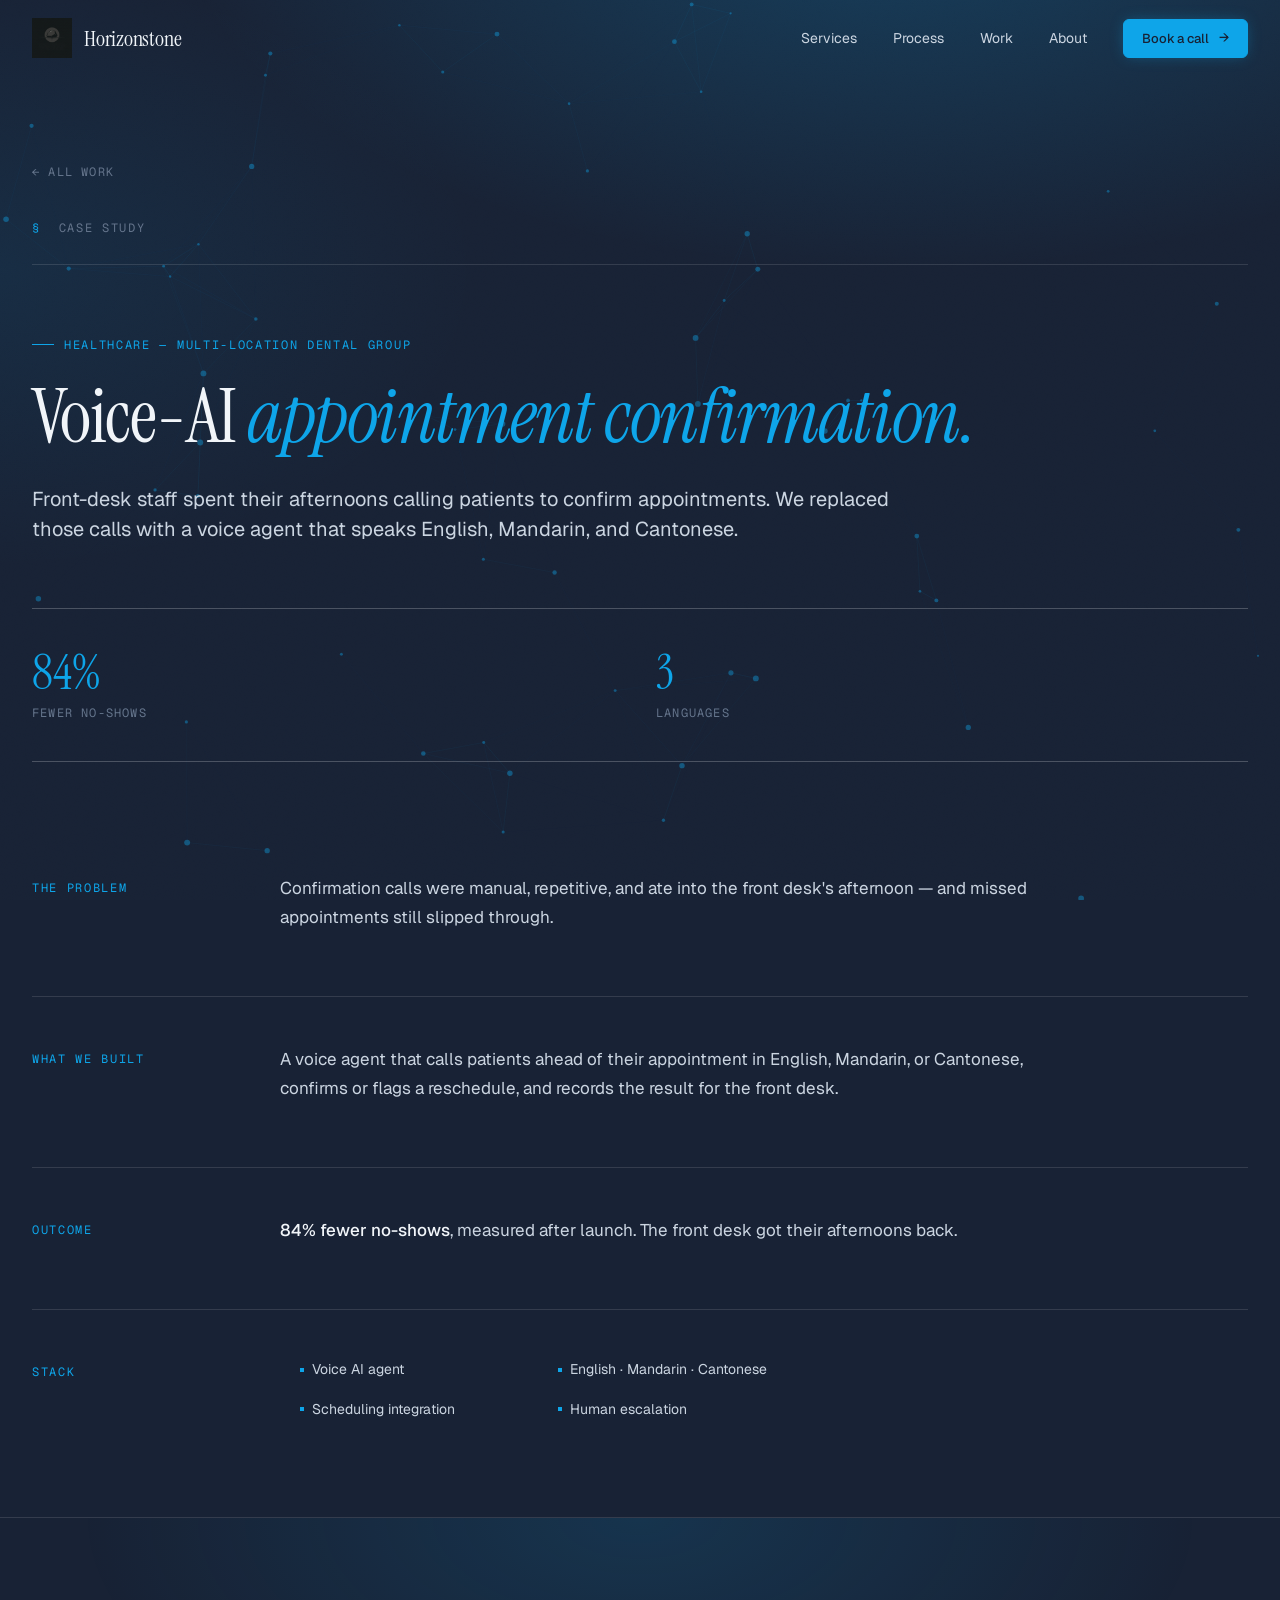
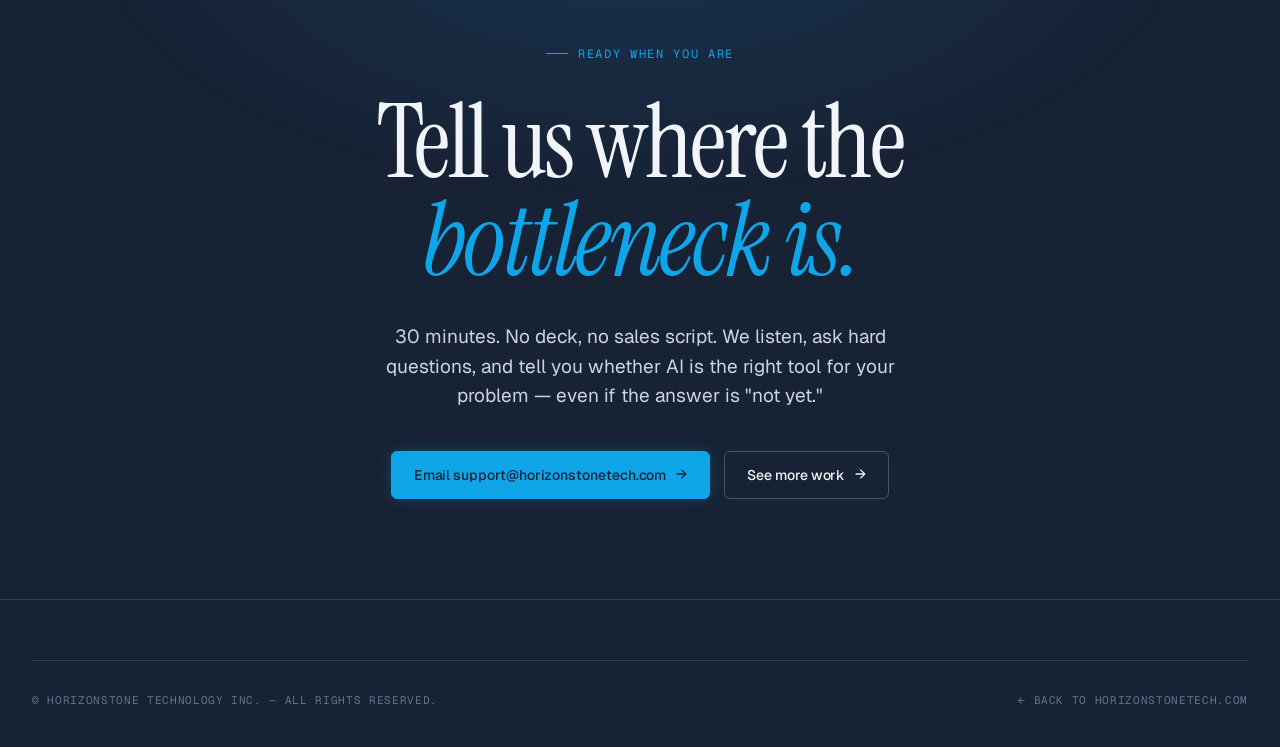
<file: work/dental-voice-ai.html>
<!doctype html>
<html lang="en">
<head>
  <meta charset="utf-8" />
  <meta name="viewport" content="width=device-width, initial-scale=1" />
  <title>Voice-AI appointment confirmation — Horizonstone Case Study</title>
  <meta name="description" content="Front-desk staff spent their afternoons calling patients to confirm appointments. We replaced those calls with a voice agent that speaks English, Mandarin, and Cantonese." />
  <meta property="og:title" content="Voice-AI appointment confirmation — Horizonstone Case Study" />
  <meta property="og:description" content="Front-desk staff spent their afternoons calling patients to confirm appointments. We replaced those calls with a voice agent that speaks English, Mandarin, and Cantonese." />
  <meta property="og:type" content="article" />
  <link rel="preconnect" href="https://fonts.googleapis.com" />
  <link rel="preconnect" href="https://fonts.gstatic.com" crossorigin />
  <link href="https://fonts.googleapis.com/css2?family=Instrument+Serif:ital@0;1&family=Geist:wght@300;400;500;600&family=Geist+Mono:wght@400;500&display=swap" rel="stylesheet" />
  <link rel="stylesheet" href="../styles.css" />
</head>
<body>

<canvas id="particle-network" aria-hidden="true"></canvas>

<nav class="nav" id="nav">
  <div class="nav-inner">
    <a href="../index.html" class="nav-brand">
      <img src="../logo_small.png" alt="Horizonstone Icon" height="40" style="object-fit: contain; mix-blend-mode: screen;" />
      <span class="nav-brand-text">Horizonstone</span>
    </a>
    <button class="nav-toggle" aria-label="Toggle navigation">
      <span></span><span></span><span></span>
    </button>
    <div class="nav-links">
      <a href="../index.html#services" class="nav-link">Services</a>
      <a href="../index.html#process" class="nav-link">Process</a>
      <a href="../index.html#work" class="nav-link">Work</a>
      <a href="../index.html#about" class="nav-link">About</a>
      <a href="#contact" class="btn btn-primary btn-sm">Book a call <span class="btn-arrow">→</span></a>
    </div>
  </div>
</nav>

<main class="case-page">
  <div class="container">
    <a href="../index.html#work" class="case-back">← All work</a>
    <div class="section-label">
      <span class="section-label-num">§</span>
      <span>Case study</span>
    </div>
    <div class="eyebrow eyebrow-accent">
      <span class="eyebrow-rule"></span>
      Healthcare — Multi-location dental group
    </div>
    
    <h1>Voice-AI <em class="italic-accent">appointment confirmation.</em></h1>
    <p class="case-page-lead">Front-desk staff spent their afternoons calling patients to confirm appointments. We replaced those calls with a voice agent that speaks English, Mandarin, and Cantonese.</p>

    <div class="case-page-stats">
      <div class="stat-box">
        <div class="stat-value">84%</div>
        <div class="stat-label">fewer no-shows</div>
      </div>
      <div class="stat-box">
        <div class="stat-value">3</div>
        <div class="stat-label">languages</div>
      </div>
    </div>

    <section class="case-section reveal">
      <div class="case-section-title">The problem</div>
      <div class="case-prose"><p>Confirmation calls were manual, repetitive, and ate into the front desk's afternoon — and missed appointments still slipped through.</p>
<!-- TODO: user to fill specifics (locations, call volume, scheduling system) --></div>
    </section>
    <section class="case-section reveal">
      <div class="case-section-title">What we built</div>
      <div class="case-prose"><p>A voice agent that calls patients ahead of their appointment in English, Mandarin, or Cantonese, confirms or flags a reschedule, and records the result for the front desk.</p>
<!-- TODO: user to fill specifics (integration, escalation to staff) --></div>
    </section>
    <section class="case-section reveal">
      <div class="case-section-title">Outcome</div>
      <div class="case-prose"><p><strong>84% fewer no-shows</strong>, measured after launch. The front desk got their afternoons back.</p></div>
    </section>
    <section class="case-section reveal">
      <div class="case-section-title">Stack</div>
      <div class="case-prose">
        <ul class="service-card-items case-stack">
          <li>Voice AI agent</li>
          <li>English · Mandarin · Cantonese</li>
          <li>Scheduling integration</li>
          <li>Human escalation</li>
        </ul>
      </div>
    </section>
  </div>
</main>

<section id="contact" class="cta-section">
  <div class="container">
    <div class="cta-inner">
      <div class="eyebrow eyebrow-accent">
        <span class="eyebrow-rule"></span>
        Ready when you are
      </div>
      <h2>
        Tell us where the<br />
        <em class="italic-accent">bottleneck is.</em>
      </h2>
      <p>
        30 minutes. No deck, no sales script. We listen, ask hard questions,
        and tell you whether AI is the right tool for your problem — even if the
        answer is "not yet."
      </p>
      <div class="cta-buttons">
        <a href="mailto:support@horizonstonetech.com" class="btn btn-primary">Email support@horizonstonetech.com <span class="btn-arrow">→</span></a>
        <a href="../index.html#work" class="btn btn-ghost">See more work <span class="btn-arrow">→</span></a>
      </div>
    </div>
  </div>
</section>

<footer class="site-footer">
  <div class="container">
    <div class="footer-bottom" style="border-top: 1px solid var(--line); padding-top: 32px;">
      <span>© Horizonstone Technology Inc. — All rights reserved.</span>
      <span><a href="../index.html">← Back to horizonstonetech.com</a></span>
    </div>
  </div>
</footer>

<script src="../script.js"></script>
</body>
</html>
</file>
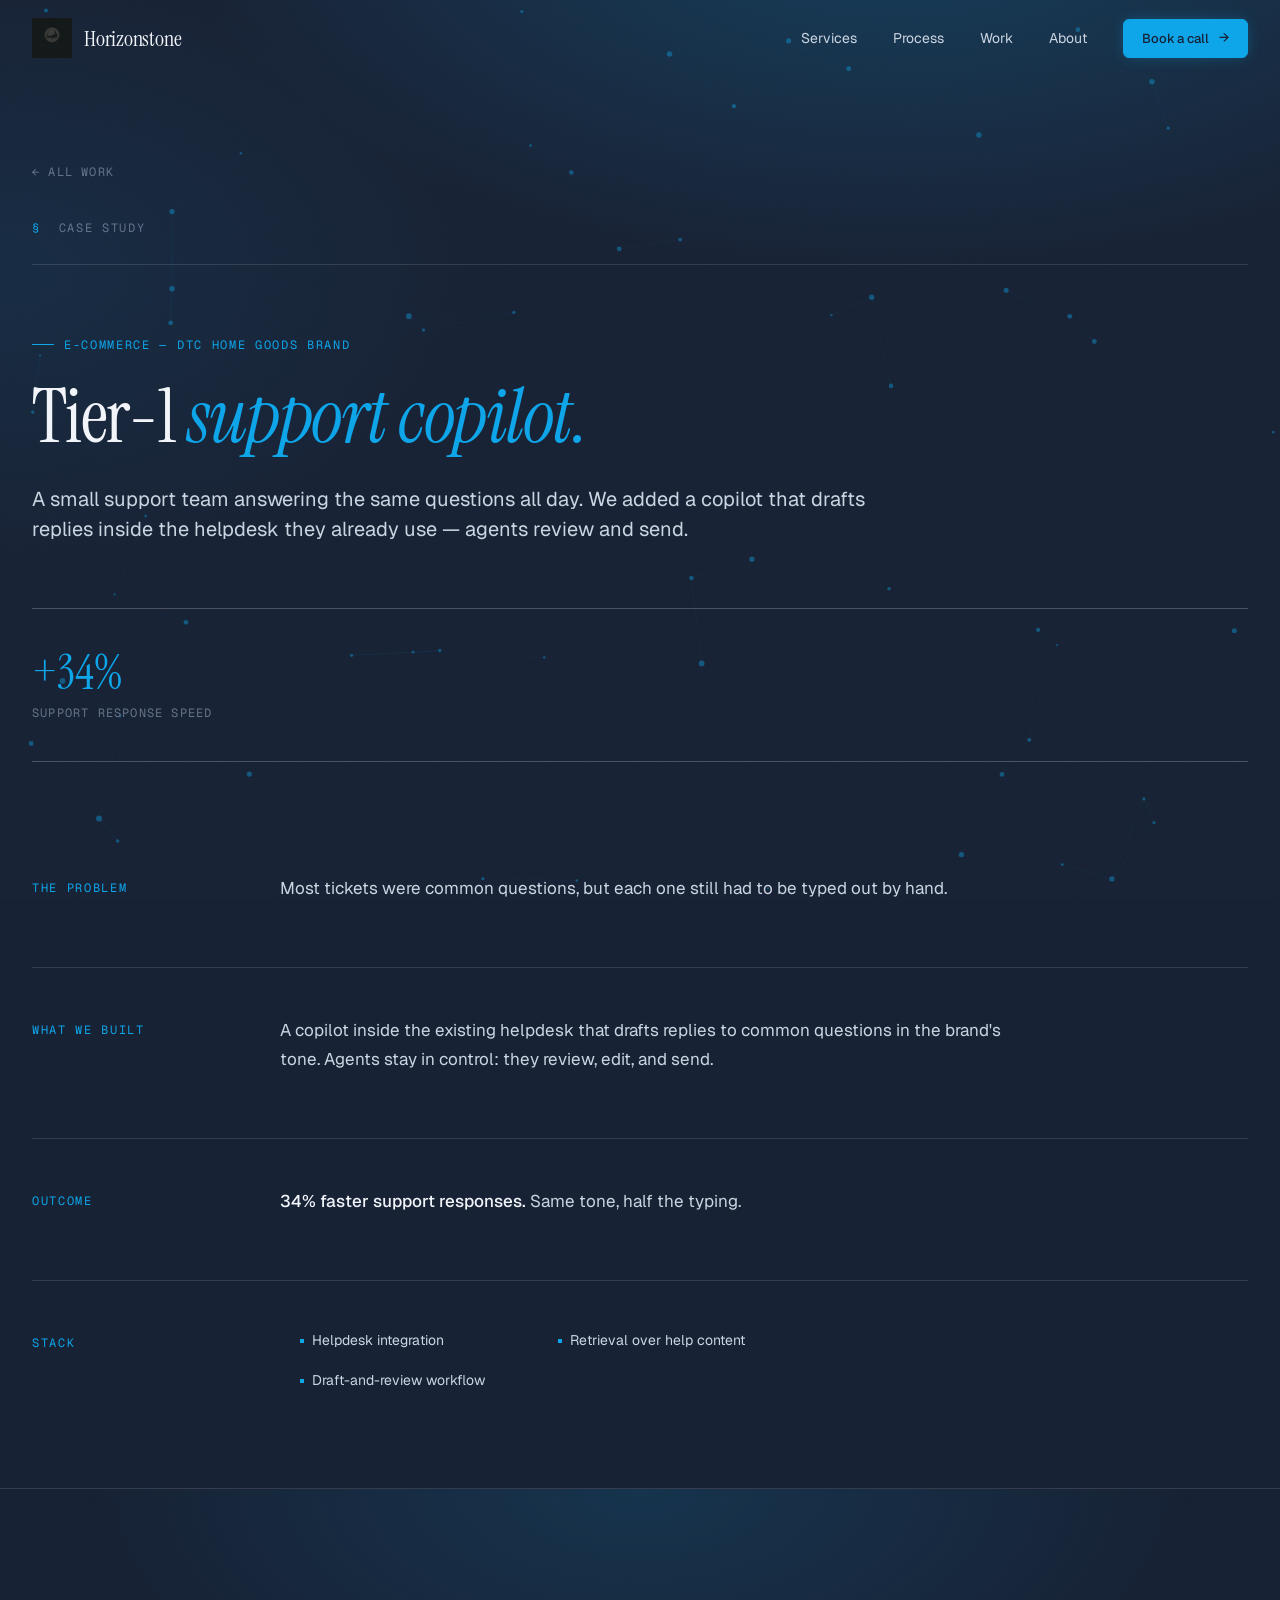
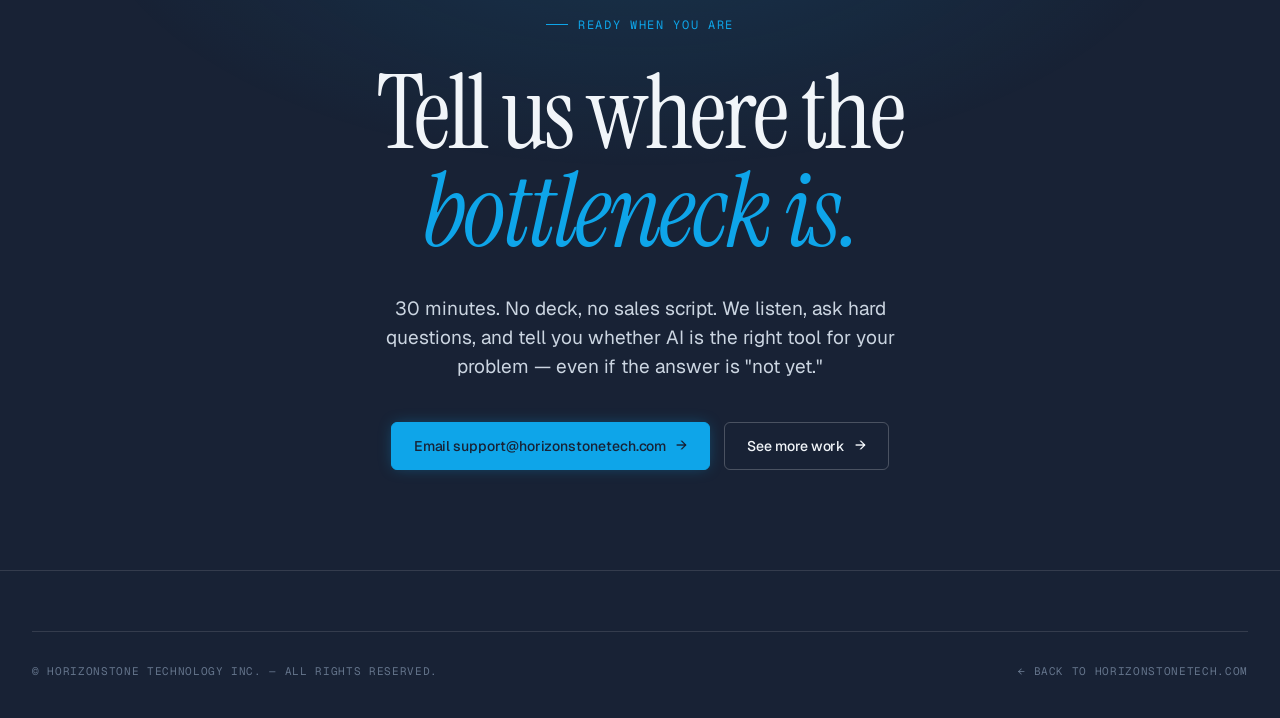
<file: work/ecommerce-support-copilot.html>
<!doctype html>
<html lang="en">
<head>
  <meta charset="utf-8" />
  <meta name="viewport" content="width=device-width, initial-scale=1" />
  <title>Tier-1 support copilot — Horizonstone Case Study</title>
  <meta name="description" content="A small support team answering the same questions all day. We added a copilot that drafts replies inside the helpdesk they already use — agents review and send." />
  <meta property="og:title" content="Tier-1 support copilot — Horizonstone Case Study" />
  <meta property="og:description" content="A small support team answering the same questions all day. We added a copilot that drafts replies inside the helpdesk they already use — agents review and send." />
  <meta property="og:type" content="article" />
  <link rel="preconnect" href="https://fonts.googleapis.com" />
  <link rel="preconnect" href="https://fonts.gstatic.com" crossorigin />
  <link href="https://fonts.googleapis.com/css2?family=Instrument+Serif:ital@0;1&family=Geist:wght@300;400;500;600&family=Geist+Mono:wght@400;500&display=swap" rel="stylesheet" />
  <link rel="stylesheet" href="../styles.css" />
</head>
<body>

<canvas id="particle-network" aria-hidden="true"></canvas>

<nav class="nav" id="nav">
  <div class="nav-inner">
    <a href="../index.html" class="nav-brand">
      <img src="../logo_small.png" alt="Horizonstone Icon" height="40" style="object-fit: contain; mix-blend-mode: screen;" />
      <span class="nav-brand-text">Horizonstone</span>
    </a>
    <button class="nav-toggle" aria-label="Toggle navigation">
      <span></span><span></span><span></span>
    </button>
    <div class="nav-links">
      <a href="../index.html#services" class="nav-link">Services</a>
      <a href="../index.html#process" class="nav-link">Process</a>
      <a href="../index.html#work" class="nav-link">Work</a>
      <a href="../index.html#about" class="nav-link">About</a>
      <a href="#contact" class="btn btn-primary btn-sm">Book a call <span class="btn-arrow">→</span></a>
    </div>
  </div>
</nav>

<main class="case-page">
  <div class="container">
    <a href="../index.html#work" class="case-back">← All work</a>
    <div class="section-label">
      <span class="section-label-num">§</span>
      <span>Case study</span>
    </div>
    <div class="eyebrow eyebrow-accent">
      <span class="eyebrow-rule"></span>
      E-commerce — DTC home goods brand
    </div>
    
    <h1>Tier-1 <em class="italic-accent">support copilot.</em></h1>
    <p class="case-page-lead">A small support team answering the same questions all day. We added a copilot that drafts replies inside the helpdesk they already use — agents review and send.</p>

    <div class="case-page-stats">
      <div class="stat-box">
        <div class="stat-value">+34%</div>
        <div class="stat-label">support response speed</div>
      </div>
    </div>

    <section class="case-section reveal">
      <div class="case-section-title">The problem</div>
      <div class="case-prose"><p>Most tickets were common questions, but each one still had to be typed out by hand.</p>
<!-- TODO: user to fill specifics (ticket volume, helpdesk tool) --></div>
    </section>
    <section class="case-section reveal">
      <div class="case-section-title">What we built</div>
      <div class="case-prose"><p>A copilot inside the existing helpdesk that drafts replies to common questions in the brand's tone. Agents stay in control: they review, edit, and send.</p>
<!-- TODO: user to fill specifics --></div>
    </section>
    <section class="case-section reveal">
      <div class="case-section-title">Outcome</div>
      <div class="case-prose"><p><strong>34% faster support responses.</strong> Same tone, half the typing.</p></div>
    </section>
    <section class="case-section reveal">
      <div class="case-section-title">Stack</div>
      <div class="case-prose">
        <ul class="service-card-items case-stack">
          <li>Helpdesk integration</li>
          <li>Retrieval over help content</li>
          <li>Draft-and-review workflow</li>
        </ul>
      </div>
    </section>
  </div>
</main>

<section id="contact" class="cta-section">
  <div class="container">
    <div class="cta-inner">
      <div class="eyebrow eyebrow-accent">
        <span class="eyebrow-rule"></span>
        Ready when you are
      </div>
      <h2>
        Tell us where the<br />
        <em class="italic-accent">bottleneck is.</em>
      </h2>
      <p>
        30 minutes. No deck, no sales script. We listen, ask hard questions,
        and tell you whether AI is the right tool for your problem — even if the
        answer is "not yet."
      </p>
      <div class="cta-buttons">
        <a href="mailto:support@horizonstonetech.com" class="btn btn-primary">Email support@horizonstonetech.com <span class="btn-arrow">→</span></a>
        <a href="../index.html#work" class="btn btn-ghost">See more work <span class="btn-arrow">→</span></a>
      </div>
    </div>
  </div>
</section>

<footer class="site-footer">
  <div class="container">
    <div class="footer-bottom" style="border-top: 1px solid var(--line); padding-top: 32px;">
      <span>© Horizonstone Technology Inc. — All rights reserved.</span>
      <span><a href="../index.html">← Back to horizonstonetech.com</a></span>
    </div>
  </div>
</footer>

<script src="../script.js"></script>
</body>
</html>
</file>
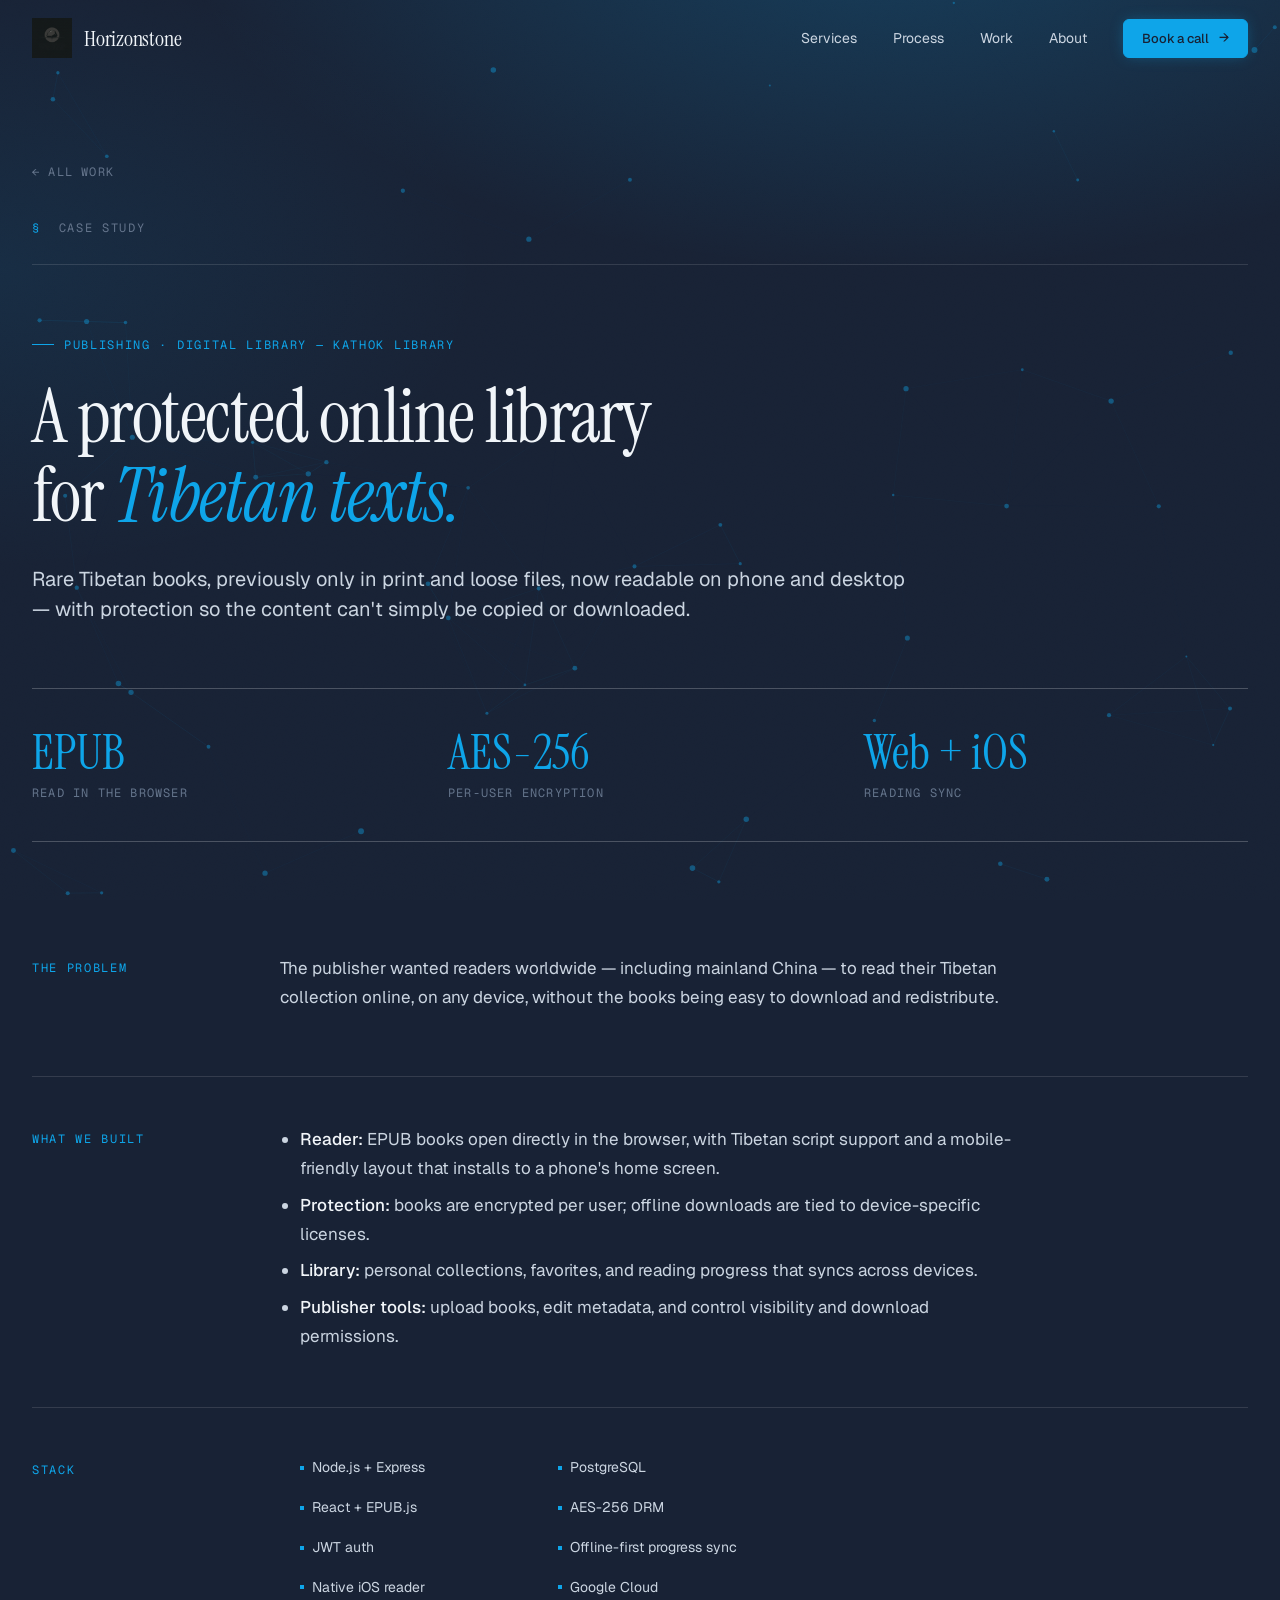
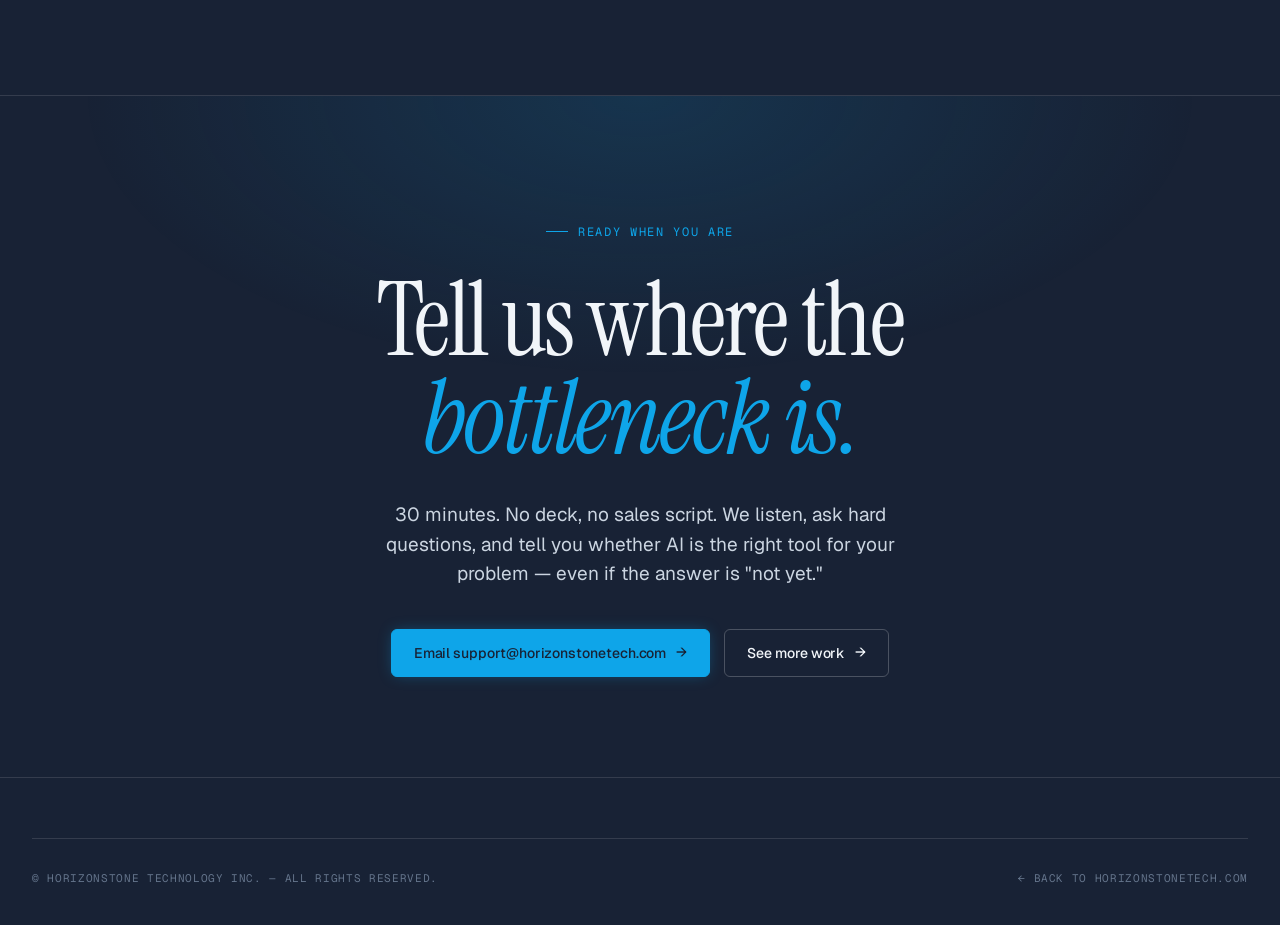
<file: work/kathok-library.html>
<!doctype html>
<html lang="en">
<head>
  <meta charset="utf-8" />
  <meta name="viewport" content="width=device-width, initial-scale=1" />
  <title>A protected online library for Tibetan texts — Horizonstone Case Study</title>
  <meta name="description" content="Rare Tibetan books, previously only in print and loose files, now readable on phone and desktop — with protection so the content can&#x27;t simply be copied or downloaded." />
  <meta property="og:title" content="A protected online library for Tibetan texts — Horizonstone Case Study" />
  <meta property="og:description" content="Rare Tibetan books, previously only in print and loose files, now readable on phone and desktop — with protection so the content can&#x27;t simply be copied or downloaded." />
  <meta property="og:type" content="article" />
  <link rel="preconnect" href="https://fonts.googleapis.com" />
  <link rel="preconnect" href="https://fonts.gstatic.com" crossorigin />
  <link href="https://fonts.googleapis.com/css2?family=Instrument+Serif:ital@0;1&family=Geist:wght@300;400;500;600&family=Geist+Mono:wght@400;500&display=swap" rel="stylesheet" />
  <link rel="stylesheet" href="../styles.css" />
</head>
<body>

<canvas id="particle-network" aria-hidden="true"></canvas>

<nav class="nav" id="nav">
  <div class="nav-inner">
    <a href="../index.html" class="nav-brand">
      <img src="../logo_small.png" alt="Horizonstone Icon" height="40" style="object-fit: contain; mix-blend-mode: screen;" />
      <span class="nav-brand-text">Horizonstone</span>
    </a>
    <button class="nav-toggle" aria-label="Toggle navigation">
      <span></span><span></span><span></span>
    </button>
    <div class="nav-links">
      <a href="../index.html#services" class="nav-link">Services</a>
      <a href="../index.html#process" class="nav-link">Process</a>
      <a href="../index.html#work" class="nav-link">Work</a>
      <a href="../index.html#about" class="nav-link">About</a>
      <a href="#contact" class="btn btn-primary btn-sm">Book a call <span class="btn-arrow">→</span></a>
    </div>
  </div>
</nav>

<main class="case-page">
  <div class="container">
    <a href="../index.html#work" class="case-back">← All work</a>
    <div class="section-label">
      <span class="section-label-num">§</span>
      <span>Case study</span>
    </div>
    <div class="eyebrow eyebrow-accent">
      <span class="eyebrow-rule"></span>
      Publishing · Digital library — Kathok Library
    </div>
    
    <h1>A protected online library<br />for <em class="italic-accent">Tibetan texts.</em></h1>
    <p class="case-page-lead">Rare Tibetan books, previously only in print and loose files, now readable on phone and desktop — with protection so the content can&#x27;t simply be copied or downloaded.</p>

    <div class="case-page-stats">
      <div class="stat-box">
        <div class="stat-value">EPUB</div>
        <div class="stat-label">read in the browser</div>
      </div>
      <div class="stat-box">
        <div class="stat-value">AES-256</div>
        <div class="stat-label">per-user encryption</div>
      </div>
      <div class="stat-box">
        <div class="stat-value">Web + iOS</div>
        <div class="stat-label">reading sync</div>
      </div>
    </div>

    <section class="case-section reveal">
      <div class="case-section-title">The problem</div>
      <div class="case-prose"><p>The publisher wanted readers worldwide — including mainland China — to read their Tibetan collection online, on any device, without the books being easy to download and redistribute.</p></div>
    </section>
    <section class="case-section reveal">
      <div class="case-section-title">What we built</div>
      <div class="case-prose"><ul>
<li><strong>Reader:</strong> EPUB books open directly in the browser, with Tibetan script support and a mobile-friendly layout that installs to a phone's home screen.</li>
<li><strong>Protection:</strong> books are encrypted per user; offline downloads are tied to device-specific licenses.</li>
<li><strong>Library:</strong> personal collections, favorites, and reading progress that syncs across devices.</li>
<li><strong>Publisher tools:</strong> upload books, edit metadata, and control visibility and download permissions.</li>
</ul></div>
    </section>
    <section class="case-section reveal">
      <div class="case-section-title">Stack</div>
      <div class="case-prose">
        <ul class="service-card-items case-stack">
          <li>Node.js + Express</li>
          <li>PostgreSQL</li>
          <li>React + EPUB.js</li>
          <li>AES-256 DRM</li>
          <li>JWT auth</li>
          <li>Offline-first progress sync</li>
          <li>Native iOS reader</li>
          <li>Google Cloud</li>
        </ul>
      </div>
    </section>
  </div>
</main>

<section id="contact" class="cta-section">
  <div class="container">
    <div class="cta-inner">
      <div class="eyebrow eyebrow-accent">
        <span class="eyebrow-rule"></span>
        Ready when you are
      </div>
      <h2>
        Tell us where the<br />
        <em class="italic-accent">bottleneck is.</em>
      </h2>
      <p>
        30 minutes. No deck, no sales script. We listen, ask hard questions,
        and tell you whether AI is the right tool for your problem — even if the
        answer is "not yet."
      </p>
      <div class="cta-buttons">
        <a href="mailto:support@horizonstonetech.com" class="btn btn-primary">Email support@horizonstonetech.com <span class="btn-arrow">→</span></a>
        <a href="../index.html#work" class="btn btn-ghost">See more work <span class="btn-arrow">→</span></a>
      </div>
    </div>
  </div>
</section>

<footer class="site-footer">
  <div class="container">
    <div class="footer-bottom" style="border-top: 1px solid var(--line); padding-top: 32px;">
      <span>© Horizonstone Technology Inc. — All rights reserved.</span>
      <span><a href="../index.html">← Back to horizonstonetech.com</a></span>
    </div>
  </div>
</footer>

<script src="../script.js"></script>
</body>
</html>
</file>
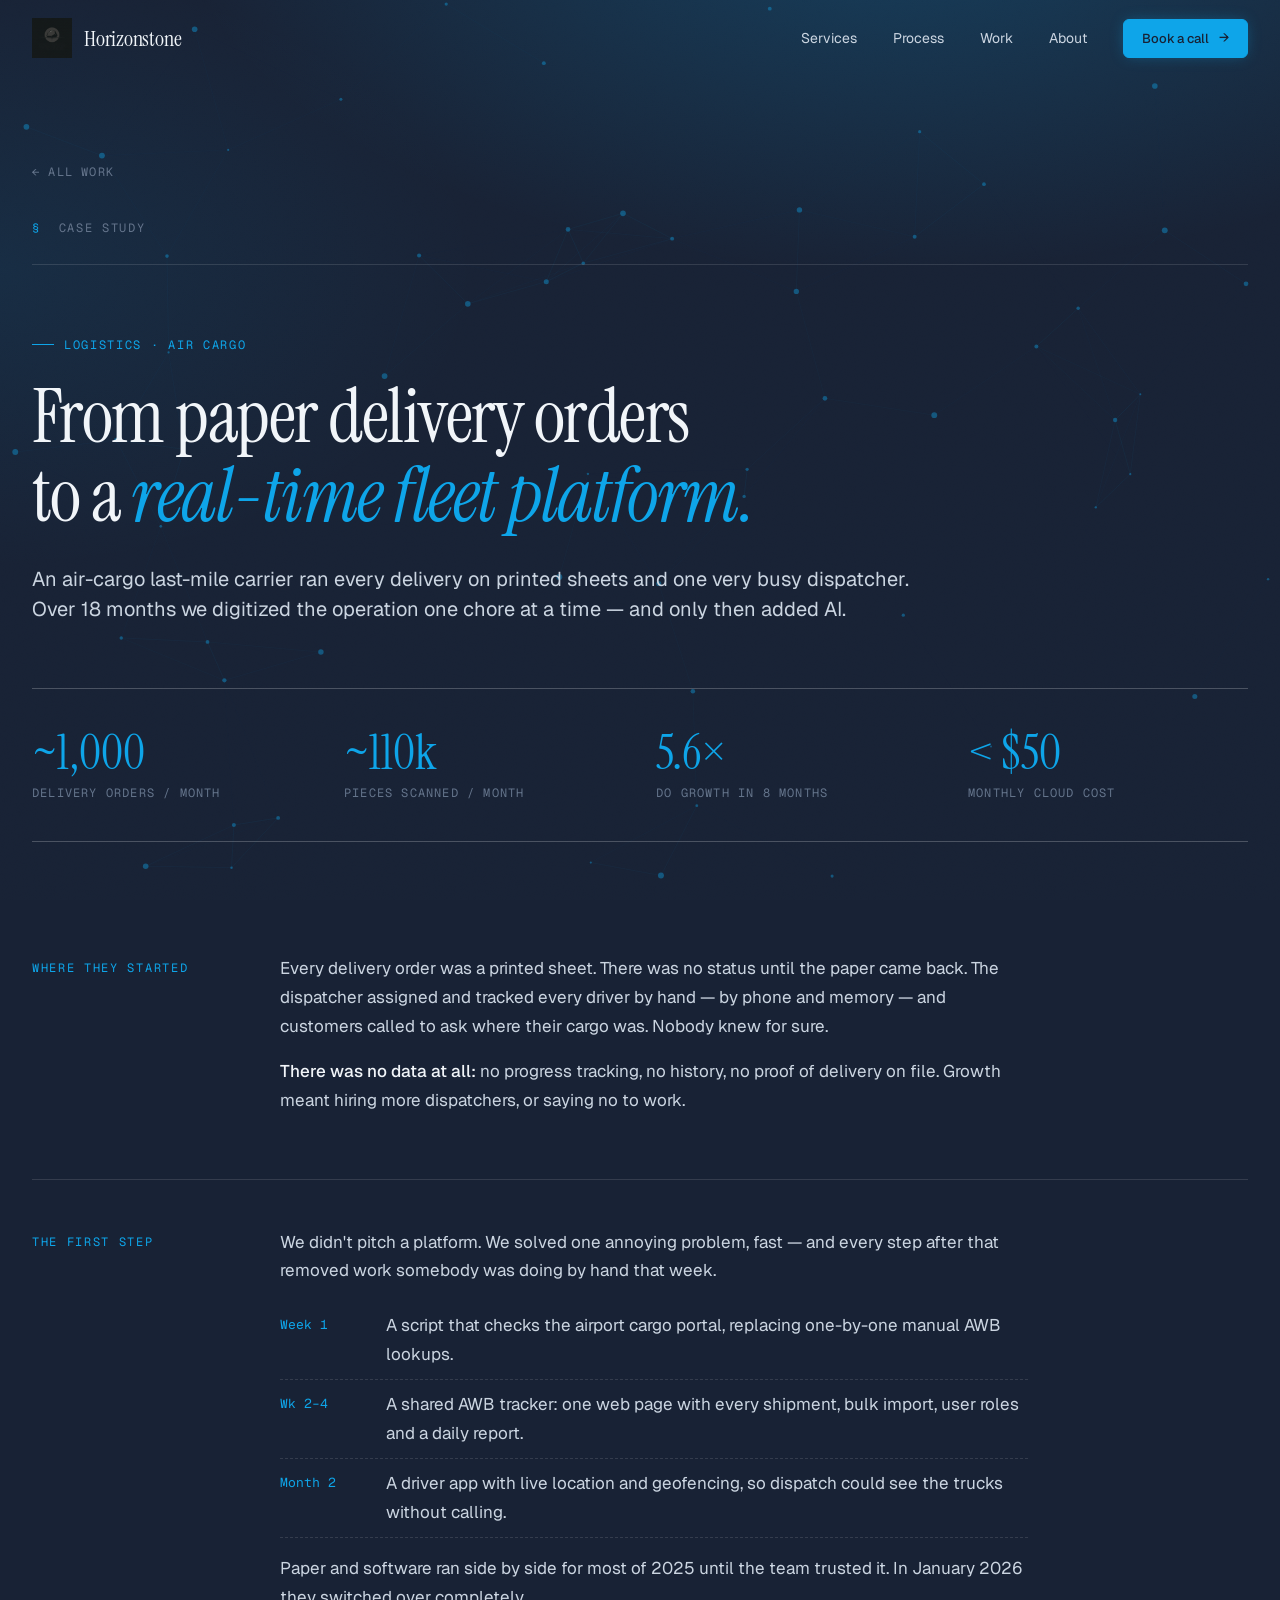
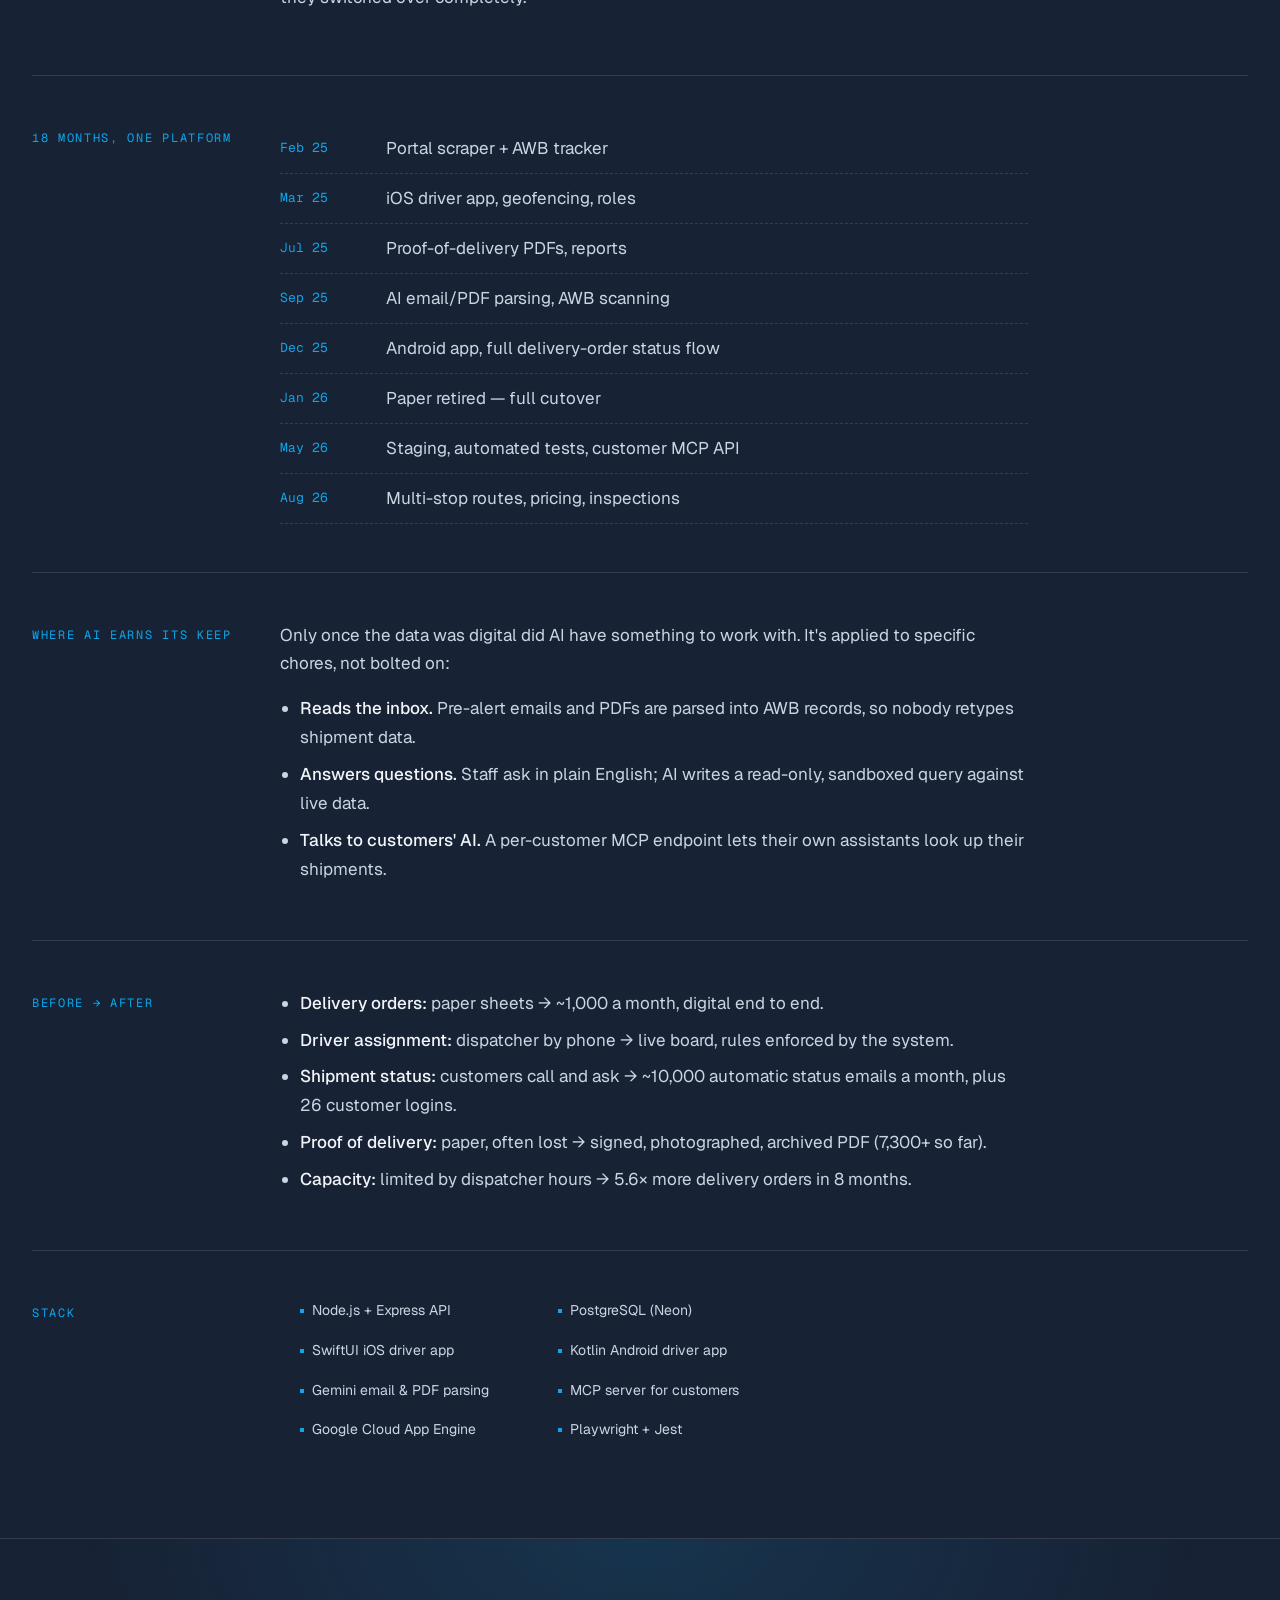
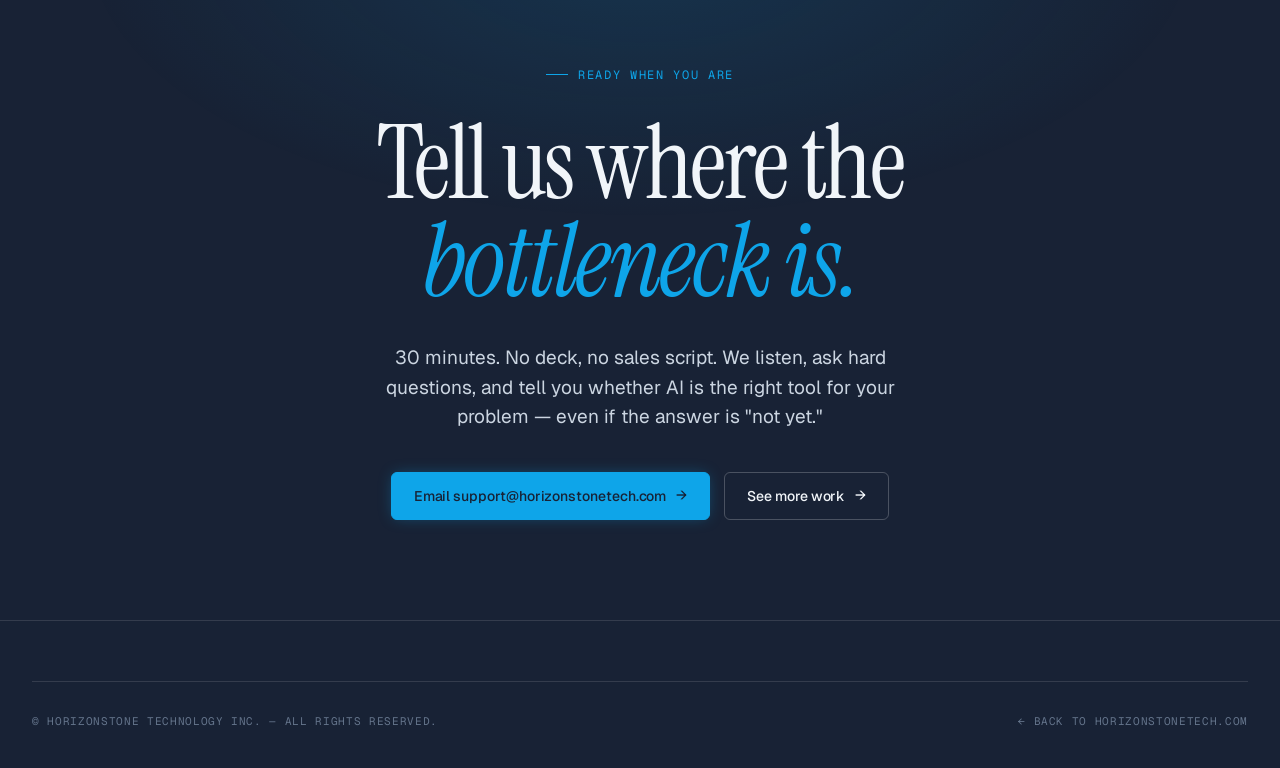
<file: work/logistics-platform.html>
<!doctype html>
<html lang="en">
<head>
  <meta charset="utf-8" />
  <meta name="viewport" content="width=device-width, initial-scale=1" />
  <title>From paper delivery orders to a real-time fleet platform — Horizonstone Case Study</title>
  <meta name="description" content="An air-cargo last-mile carrier ran every delivery on printed sheets and one very busy dispatcher. Over 18 months we digitized the operation one chore at a time — and only then added AI." />
  <meta property="og:title" content="From paper delivery orders to a real-time fleet platform — Horizonstone Case Study" />
  <meta property="og:description" content="An air-cargo last-mile carrier ran every delivery on printed sheets and one very busy dispatcher. Over 18 months we digitized the operation one chore at a time — and only then added AI." />
  <meta property="og:type" content="article" />
  <link rel="preconnect" href="https://fonts.googleapis.com" />
  <link rel="preconnect" href="https://fonts.gstatic.com" crossorigin />
  <link href="https://fonts.googleapis.com/css2?family=Instrument+Serif:ital@0;1&family=Geist:wght@300;400;500;600&family=Geist+Mono:wght@400;500&display=swap" rel="stylesheet" />
  <link rel="stylesheet" href="../styles.css" />
</head>
<body>

<canvas id="particle-network" aria-hidden="true"></canvas>

<nav class="nav" id="nav">
  <div class="nav-inner">
    <a href="../index.html" class="nav-brand">
      <img src="../logo_small.png" alt="Horizonstone Icon" height="40" style="object-fit: contain; mix-blend-mode: screen;" />
      <span class="nav-brand-text">Horizonstone</span>
    </a>
    <button class="nav-toggle" aria-label="Toggle navigation">
      <span></span><span></span><span></span>
    </button>
    <div class="nav-links">
      <a href="../index.html#services" class="nav-link">Services</a>
      <a href="../index.html#process" class="nav-link">Process</a>
      <a href="../index.html#work" class="nav-link">Work</a>
      <a href="../index.html#about" class="nav-link">About</a>
      <a href="#contact" class="btn btn-primary btn-sm">Book a call <span class="btn-arrow">→</span></a>
    </div>
  </div>
</nav>

<main class="case-page">
  <div class="container">
    <a href="../index.html#work" class="case-back">← All work</a>
    <div class="section-label">
      <span class="section-label-num">§</span>
      <span>Case study</span>
    </div>
    <div class="eyebrow eyebrow-accent">
      <span class="eyebrow-rule"></span>
      Logistics · Air cargo
    </div>
    
    <h1>From paper delivery orders<br />to a <em class="italic-accent">real-time fleet platform.</em></h1>
    <p class="case-page-lead">An air-cargo last-mile carrier ran every delivery on printed sheets and one very busy dispatcher. Over 18 months we digitized the operation one chore at a time — and only then added AI.</p>

    <div class="case-page-stats">
      <div class="stat-box">
        <div class="stat-value">~1,000</div>
        <div class="stat-label">delivery orders / month</div>
      </div>
      <div class="stat-box">
        <div class="stat-value">~110k</div>
        <div class="stat-label">pieces scanned / month</div>
      </div>
      <div class="stat-box">
        <div class="stat-value">5.6×</div>
        <div class="stat-label">DO growth in 8 months</div>
      </div>
      <div class="stat-box">
        <div class="stat-value">&lt; $50</div>
        <div class="stat-label">monthly cloud cost</div>
      </div>
    </div>

    <section class="case-section reveal">
      <div class="case-section-title">Where they started</div>
      <div class="case-prose"><p>Every delivery order was a printed sheet. There was no status until the paper came back. The dispatcher assigned and tracked every driver by hand — by phone and memory — and customers called to ask where their cargo was. Nobody knew for sure.</p>
<p><strong>There was no data at all:</strong> no progress tracking, no history, no proof of delivery on file. Growth meant hiring more dispatchers, or saying no to work.</p></div>
    </section>
    <section class="case-section reveal">
      <div class="case-section-title">The first step</div>
      <div class="case-prose"><p>We didn't pitch a platform. We solved one annoying problem, fast — and every step after that removed work somebody was doing by hand that week.</p>
<ul class="case-timeline">
<li><span>Week 1</span>A script that checks the airport cargo portal, replacing one-by-one manual AWB lookups.</li>
<li><span>Wk 2–4</span>A shared AWB tracker: one web page with every shipment, bulk import, user roles and a daily report.</li>
<li><span>Month 2</span>A driver app with live location and geofencing, so dispatch could see the trucks without calling.</li>
</ul>
<p style="margin-top:16px">Paper and software ran side by side for most of 2025 until the team trusted it. In January 2026 they switched over completely.</p></div>
    </section>
    <section class="case-section reveal">
      <div class="case-section-title">18 months, one platform</div>
      <div class="case-prose"><ul class="case-timeline">
<li><span>Feb 25</span>Portal scraper + AWB tracker</li>
<li><span>Mar 25</span>iOS driver app, geofencing, roles</li>
<li><span>Jul 25</span>Proof-of-delivery PDFs, reports</li>
<li><span>Sep 25</span>AI email/PDF parsing, AWB scanning</li>
<li><span>Dec 25</span>Android app, full delivery-order status flow</li>
<li><span>Jan 26</span>Paper retired — full cutover</li>
<li><span>May 26</span>Staging, automated tests, customer MCP API</li>
<li><span>Aug 26</span>Multi-stop routes, pricing, inspections</li>
</ul></div>
    </section>
    <section class="case-section reveal">
      <div class="case-section-title">Where AI earns its keep</div>
      <div class="case-prose"><p>Only once the data was digital did AI have something to work with. It's applied to specific chores, not bolted on:</p>
<ul>
<li><strong>Reads the inbox.</strong> Pre-alert emails and PDFs are parsed into AWB records, so nobody retypes shipment data.</li>
<li><strong>Answers questions.</strong> Staff ask in plain English; AI writes a read-only, sandboxed query against live data.</li>
<li><strong>Talks to customers' AI.</strong> A per-customer MCP endpoint lets their own assistants look up their shipments.</li>
</ul></div>
    </section>
    <section class="case-section reveal">
      <div class="case-section-title">Before → after</div>
      <div class="case-prose"><ul>
<li><strong>Delivery orders:</strong> paper sheets → ~1,000 a month, digital end to end.</li>
<li><strong>Driver assignment:</strong> dispatcher by phone → live board, rules enforced by the system.</li>
<li><strong>Shipment status:</strong> customers call and ask → ~10,000 automatic status emails a month, plus 26 customer logins.</li>
<li><strong>Proof of delivery:</strong> paper, often lost → signed, photographed, archived PDF (7,300+ so far).</li>
<li><strong>Capacity:</strong> limited by dispatcher hours → 5.6× more delivery orders in 8 months.</li>
</ul></div>
    </section>
    <section class="case-section reveal">
      <div class="case-section-title">Stack</div>
      <div class="case-prose">
        <ul class="service-card-items case-stack">
          <li>Node.js + Express API</li>
          <li>PostgreSQL (Neon)</li>
          <li>SwiftUI iOS driver app</li>
          <li>Kotlin Android driver app</li>
          <li>Gemini email &amp; PDF parsing</li>
          <li>MCP server for customers</li>
          <li>Google Cloud App Engine</li>
          <li>Playwright + Jest</li>
        </ul>
      </div>
    </section>
  </div>
</main>

<section id="contact" class="cta-section">
  <div class="container">
    <div class="cta-inner">
      <div class="eyebrow eyebrow-accent">
        <span class="eyebrow-rule"></span>
        Ready when you are
      </div>
      <h2>
        Tell us where the<br />
        <em class="italic-accent">bottleneck is.</em>
      </h2>
      <p>
        30 minutes. No deck, no sales script. We listen, ask hard questions,
        and tell you whether AI is the right tool for your problem — even if the
        answer is "not yet."
      </p>
      <div class="cta-buttons">
        <a href="mailto:support@horizonstonetech.com" class="btn btn-primary">Email support@horizonstonetech.com <span class="btn-arrow">→</span></a>
        <a href="../index.html#work" class="btn btn-ghost">See more work <span class="btn-arrow">→</span></a>
      </div>
    </div>
  </div>
</section>

<footer class="site-footer">
  <div class="container">
    <div class="footer-bottom" style="border-top: 1px solid var(--line); padding-top: 32px;">
      <span>© Horizonstone Technology Inc. — All rights reserved.</span>
      <span><a href="../index.html">← Back to horizonstonetech.com</a></span>
    </div>
  </div>
</footer>

<script src="../script.js"></script>
</body>
</html>
</file>
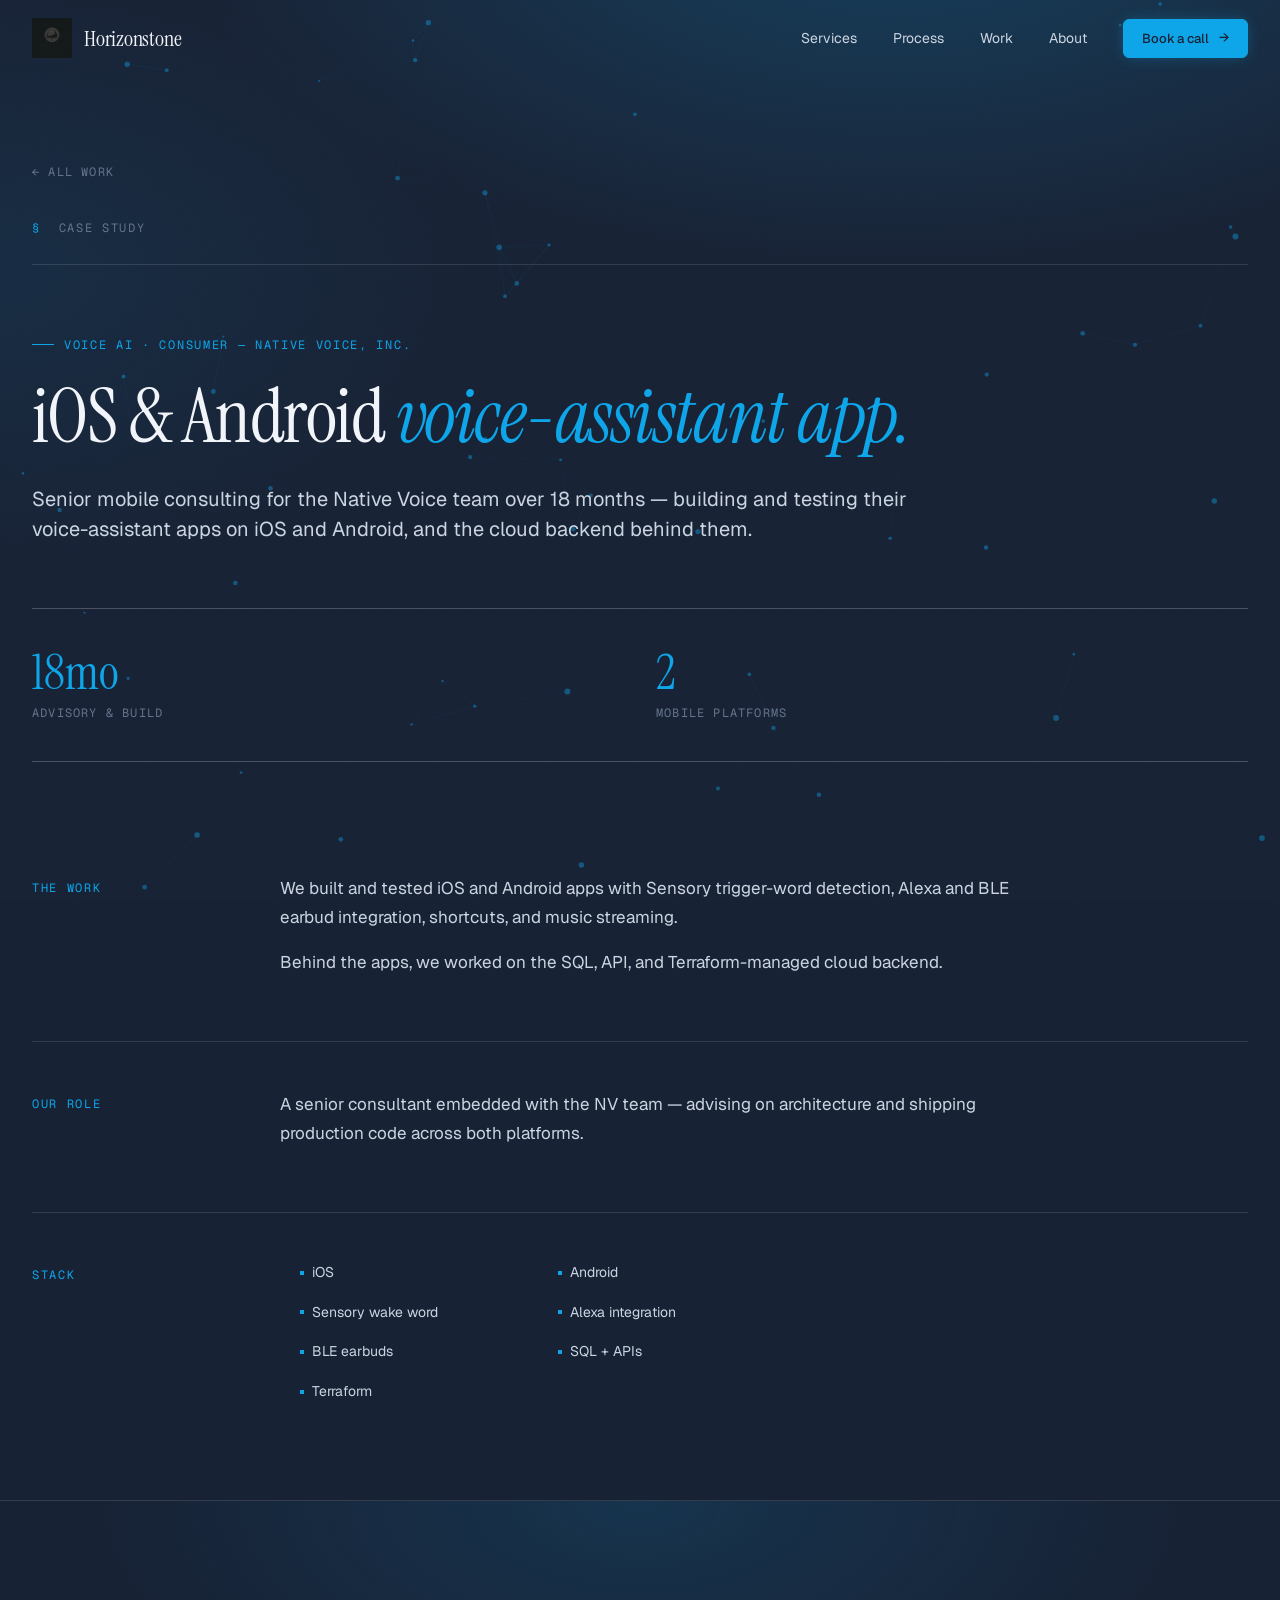
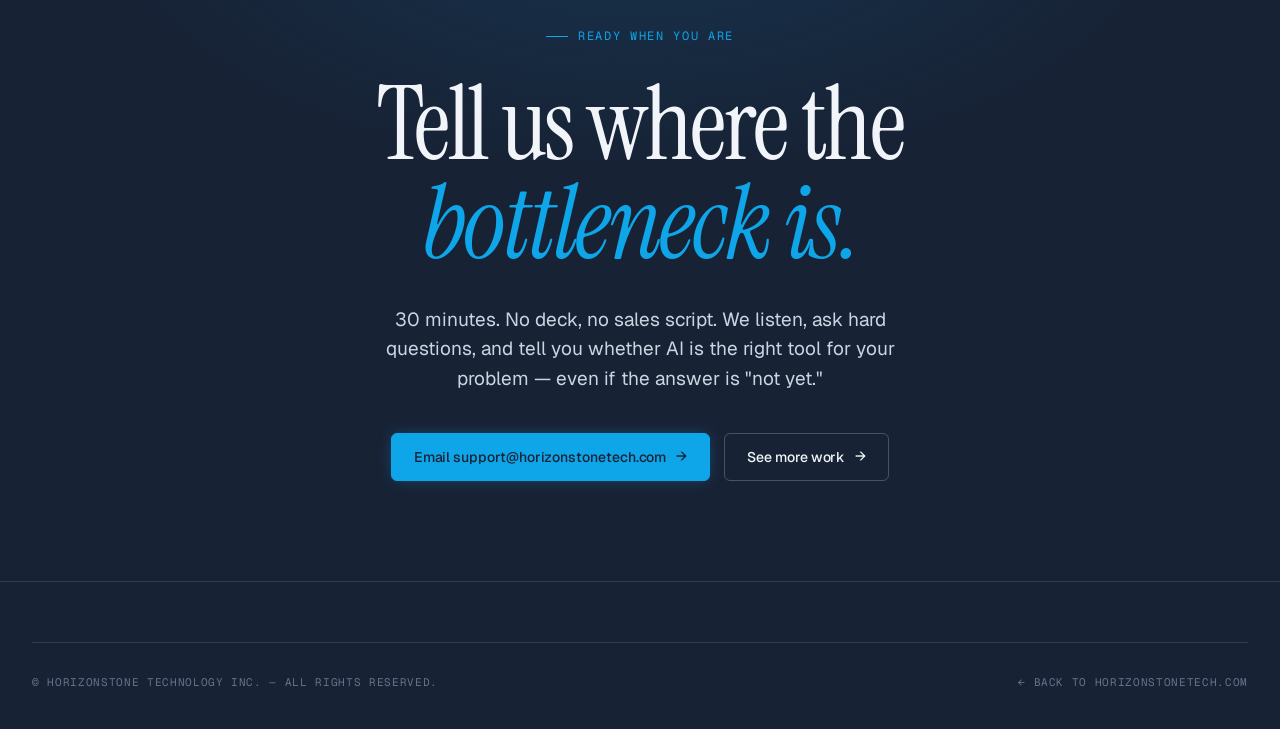
<file: work/native-voice.html>
<!doctype html>
<html lang="en">
<head>
  <meta charset="utf-8" />
  <meta name="viewport" content="width=device-width, initial-scale=1" />
  <title>iOS &amp; Android voice-assistant app — Horizonstone Case Study</title>
  <meta name="description" content="Senior mobile consulting for the Native Voice team over 18 months — building and testing their voice-assistant apps on iOS and Android, and the cloud backend behind them." />
  <meta property="og:title" content="iOS &amp; Android voice-assistant app — Horizonstone Case Study" />
  <meta property="og:description" content="Senior mobile consulting for the Native Voice team over 18 months — building and testing their voice-assistant apps on iOS and Android, and the cloud backend behind them." />
  <meta property="og:type" content="article" />
  <link rel="preconnect" href="https://fonts.googleapis.com" />
  <link rel="preconnect" href="https://fonts.gstatic.com" crossorigin />
  <link href="https://fonts.googleapis.com/css2?family=Instrument+Serif:ital@0;1&family=Geist:wght@300;400;500;600&family=Geist+Mono:wght@400;500&display=swap" rel="stylesheet" />
  <link rel="stylesheet" href="../styles.css" />
</head>
<body>

<canvas id="particle-network" aria-hidden="true"></canvas>

<nav class="nav" id="nav">
  <div class="nav-inner">
    <a href="../index.html" class="nav-brand">
      <img src="../logo_small.png" alt="Horizonstone Icon" height="40" style="object-fit: contain; mix-blend-mode: screen;" />
      <span class="nav-brand-text">Horizonstone</span>
    </a>
    <button class="nav-toggle" aria-label="Toggle navigation">
      <span></span><span></span><span></span>
    </button>
    <div class="nav-links">
      <a href="../index.html#services" class="nav-link">Services</a>
      <a href="../index.html#process" class="nav-link">Process</a>
      <a href="../index.html#work" class="nav-link">Work</a>
      <a href="../index.html#about" class="nav-link">About</a>
      <a href="#contact" class="btn btn-primary btn-sm">Book a call <span class="btn-arrow">→</span></a>
    </div>
  </div>
</nav>

<main class="case-page">
  <div class="container">
    <a href="../index.html#work" class="case-back">← All work</a>
    <div class="section-label">
      <span class="section-label-num">§</span>
      <span>Case study</span>
    </div>
    <div class="eyebrow eyebrow-accent">
      <span class="eyebrow-rule"></span>
      Voice AI · Consumer — Native Voice, Inc.
    </div>
    
    <h1>iOS &amp; Android <em class="italic-accent">voice-assistant app.</em></h1>
    <p class="case-page-lead">Senior mobile consulting for the Native Voice team over 18 months — building and testing their voice-assistant apps on iOS and Android, and the cloud backend behind them.</p>

    <div class="case-page-stats">
      <div class="stat-box">
        <div class="stat-value">18mo</div>
        <div class="stat-label">advisory &amp; build</div>
      </div>
      <div class="stat-box">
        <div class="stat-value">2</div>
        <div class="stat-label">mobile platforms</div>
      </div>
    </div>

    <section class="case-section reveal">
      <div class="case-section-title">The work</div>
      <div class="case-prose"><p>We built and tested iOS and Android apps with Sensory trigger-word detection, Alexa and BLE earbud integration, shortcuts, and music streaming.</p><p>Behind the apps, we worked on the SQL, API, and Terraform-managed cloud backend.</p></div>
    </section>
    <section class="case-section reveal">
      <div class="case-section-title">Our role</div>
      <div class="case-prose"><p>A senior consultant embedded with the NV team — advising on architecture and shipping production code across both platforms.</p></div>
    </section>
    <section class="case-section reveal">
      <div class="case-section-title">Stack</div>
      <div class="case-prose">
        <ul class="service-card-items case-stack">
          <li>iOS</li>
          <li>Android</li>
          <li>Sensory wake word</li>
          <li>Alexa integration</li>
          <li>BLE earbuds</li>
          <li>SQL + APIs</li>
          <li>Terraform</li>
        </ul>
      </div>
    </section>
  </div>
</main>

<section id="contact" class="cta-section">
  <div class="container">
    <div class="cta-inner">
      <div class="eyebrow eyebrow-accent">
        <span class="eyebrow-rule"></span>
        Ready when you are
      </div>
      <h2>
        Tell us where the<br />
        <em class="italic-accent">bottleneck is.</em>
      </h2>
      <p>
        30 minutes. No deck, no sales script. We listen, ask hard questions,
        and tell you whether AI is the right tool for your problem — even if the
        answer is "not yet."
      </p>
      <div class="cta-buttons">
        <a href="mailto:support@horizonstonetech.com" class="btn btn-primary">Email support@horizonstonetech.com <span class="btn-arrow">→</span></a>
        <a href="../index.html#work" class="btn btn-ghost">See more work <span class="btn-arrow">→</span></a>
      </div>
    </div>
  </div>
</section>

<footer class="site-footer">
  <div class="container">
    <div class="footer-bottom" style="border-top: 1px solid var(--line); padding-top: 32px;">
      <span>© Horizonstone Technology Inc. — All rights reserved.</span>
      <span><a href="../index.html">← Back to horizonstonetech.com</a></span>
    </div>
  </div>
</footer>

<script src="../script.js"></script>
</body>
</html>
</file>
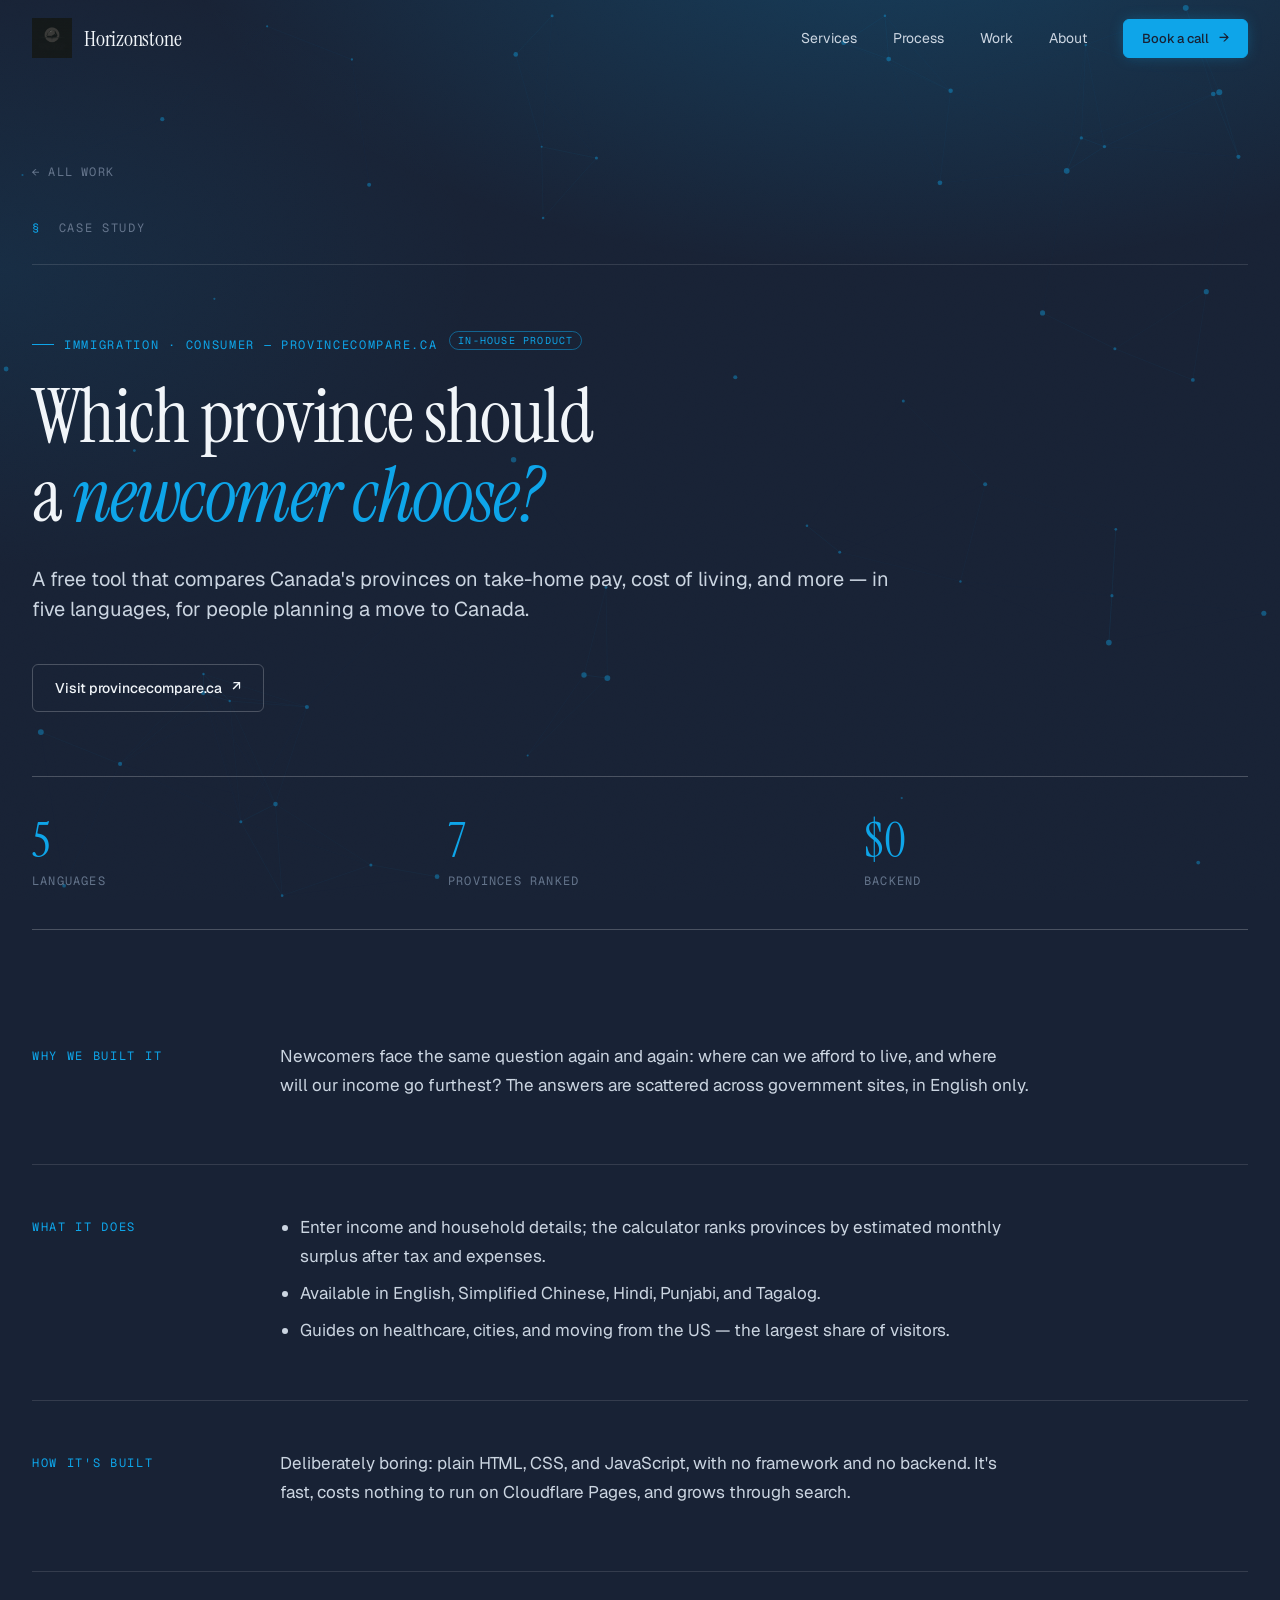
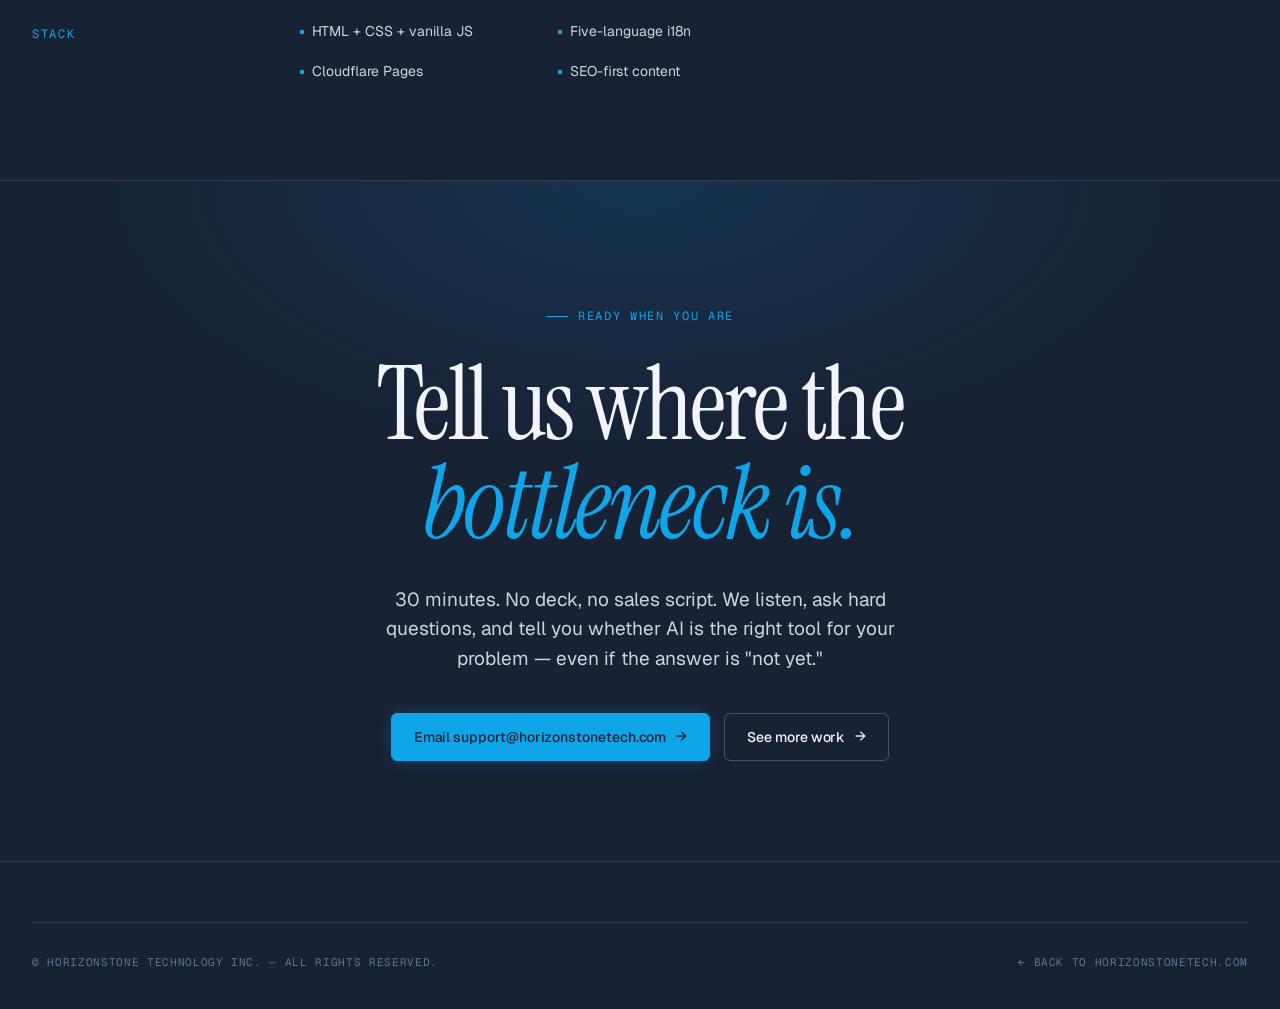
<file: work/provincecompare.html>
<!doctype html>
<html lang="en">
<head>
  <meta charset="utf-8" />
  <meta name="viewport" content="width=device-width, initial-scale=1" />
  <title>Which province should a newcomer choose? — Horizonstone Case Study</title>
  <meta name="description" content="A free tool that compares Canada&#x27;s provinces on take-home pay, cost of living, and more — in five languages, for people planning a move to Canada." />
  <meta property="og:title" content="Which province should a newcomer choose? — Horizonstone Case Study" />
  <meta property="og:description" content="A free tool that compares Canada&#x27;s provinces on take-home pay, cost of living, and more — in five languages, for people planning a move to Canada." />
  <meta property="og:type" content="article" />
  <link rel="preconnect" href="https://fonts.googleapis.com" />
  <link rel="preconnect" href="https://fonts.gstatic.com" crossorigin />
  <link href="https://fonts.googleapis.com/css2?family=Instrument+Serif:ital@0;1&family=Geist:wght@300;400;500;600&family=Geist+Mono:wght@400;500&display=swap" rel="stylesheet" />
  <link rel="stylesheet" href="../styles.css" />
</head>
<body>

<canvas id="particle-network" aria-hidden="true"></canvas>

<nav class="nav" id="nav">
  <div class="nav-inner">
    <a href="../index.html" class="nav-brand">
      <img src="../logo_small.png" alt="Horizonstone Icon" height="40" style="object-fit: contain; mix-blend-mode: screen;" />
      <span class="nav-brand-text">Horizonstone</span>
    </a>
    <button class="nav-toggle" aria-label="Toggle navigation">
      <span></span><span></span><span></span>
    </button>
    <div class="nav-links">
      <a href="../index.html#services" class="nav-link">Services</a>
      <a href="../index.html#process" class="nav-link">Process</a>
      <a href="../index.html#work" class="nav-link">Work</a>
      <a href="../index.html#about" class="nav-link">About</a>
      <a href="#contact" class="btn btn-primary btn-sm">Book a call <span class="btn-arrow">→</span></a>
    </div>
  </div>
</nav>

<main class="case-page">
  <div class="container">
    <a href="../index.html#work" class="case-back">← All work</a>
    <div class="section-label">
      <span class="section-label-num">§</span>
      <span>Case study</span>
    </div>
    <div class="eyebrow eyebrow-accent">
      <span class="eyebrow-rule"></span>
      Immigration · Consumer — ProvinceCompare.ca
    </div>
    <span class="case-tag">In-house product</span>
    <h1>Which province should<br />a <em class="italic-accent">newcomer choose?</em></h1>
    <p class="case-page-lead">A free tool that compares Canada&#x27;s provinces on take-home pay, cost of living, and more — in five languages, for people planning a move to Canada.</p>
    <div class="case-actions">
      <a href="https://provincecompare.ca" class="btn btn-ghost" target="_blank" rel="noopener">Visit provincecompare.ca <span class="btn-arrow">↗</span></a>
    </div>
    <div class="case-page-stats">
      <div class="stat-box">
        <div class="stat-value">5</div>
        <div class="stat-label">languages</div>
      </div>
      <div class="stat-box">
        <div class="stat-value">7</div>
        <div class="stat-label">provinces ranked</div>
      </div>
      <div class="stat-box">
        <div class="stat-value">$0</div>
        <div class="stat-label">backend</div>
      </div>
    </div>

    <section class="case-section reveal">
      <div class="case-section-title">Why we built it</div>
      <div class="case-prose"><p>Newcomers face the same question again and again: where can we afford to live, and where will our income go furthest? The answers are scattered across government sites, in English only.</p></div>
    </section>
    <section class="case-section reveal">
      <div class="case-section-title">What it does</div>
      <div class="case-prose"><ul>
<li>Enter income and household details; the calculator ranks provinces by estimated monthly surplus after tax and expenses.</li>
<li>Available in English, Simplified Chinese, Hindi, Punjabi, and Tagalog.</li>
<li>Guides on healthcare, cities, and moving from the US — the largest share of visitors.</li>
</ul></div>
    </section>
    <section class="case-section reveal">
      <div class="case-section-title">How it&#x27;s built</div>
      <div class="case-prose"><p>Deliberately boring: plain HTML, CSS, and JavaScript, with no framework and no backend. It's fast, costs nothing to run on Cloudflare Pages, and grows through search.</p></div>
    </section>
    <section class="case-section reveal">
      <div class="case-section-title">Stack</div>
      <div class="case-prose">
        <ul class="service-card-items case-stack">
          <li>HTML + CSS + vanilla JS</li>
          <li>Five-language i18n</li>
          <li>Cloudflare Pages</li>
          <li>SEO-first content</li>
        </ul>
      </div>
    </section>
  </div>
</main>

<section id="contact" class="cta-section">
  <div class="container">
    <div class="cta-inner">
      <div class="eyebrow eyebrow-accent">
        <span class="eyebrow-rule"></span>
        Ready when you are
      </div>
      <h2>
        Tell us where the<br />
        <em class="italic-accent">bottleneck is.</em>
      </h2>
      <p>
        30 minutes. No deck, no sales script. We listen, ask hard questions,
        and tell you whether AI is the right tool for your problem — even if the
        answer is "not yet."
      </p>
      <div class="cta-buttons">
        <a href="mailto:support@horizonstonetech.com" class="btn btn-primary">Email support@horizonstonetech.com <span class="btn-arrow">→</span></a>
        <a href="../index.html#work" class="btn btn-ghost">See more work <span class="btn-arrow">→</span></a>
      </div>
    </div>
  </div>
</section>

<footer class="site-footer">
  <div class="container">
    <div class="footer-bottom" style="border-top: 1px solid var(--line); padding-top: 32px;">
      <span>© Horizonstone Technology Inc. — All rights reserved.</span>
      <span><a href="../index.html">← Back to horizonstonetech.com</a></span>
    </div>
  </div>
</footer>

<script src="../script.js"></script>
</body>
</html>
</file>
<file: styles.css>
/* ============================================================
   Horizonstone Technology — Design System
   ============================================================ */

:root {
  --bg: #182235;
  --bg-2: #212e46;
  --ink: #F1F5F9;
  --ink-2: #cbd5e1;
  --ink-3: #64748b;
  --line: rgba(255, 255, 255, 0.12);
  --line-2: rgba(255, 255, 255, 0.22);
  --accent: #0ea5e9;
  --accent-2: #38bdf8;
  --accent-glow: rgba(14, 165, 233, 0.4);
  --glass: rgba(255, 255, 255, 0.04);
  --glass-hover: rgba(255, 255, 255, 0.08);
  --serif: "Instrument Serif", "Cormorant Garamond", Georgia, serif;
  --sans: "Geist", -apple-system, "Inter", system-ui, sans-serif;
  --mono: "Geist Mono", "JetBrains Mono", ui-monospace, monospace;
}

*, *::before, *::after { box-sizing: border-box; }

html {
  scroll-behavior: smooth;
}

html, body {
  margin: 0; padding: 0;
  background: var(--bg);
  color: var(--ink);
  font-family: var(--sans);
  font-weight: 400;
  -webkit-font-smoothing: antialiased;
  text-rendering: optimizeLegibility;
}

body {
  background-image:
    radial-gradient(ellipse 1200px 600px at 70% -10%, color-mix(in oklab, var(--accent) 22%, transparent), transparent 60%),
    radial-gradient(ellipse 800px 500px at 0% 30%, color-mix(in oklab, var(--accent) 8%, transparent), transparent 60%);
  background-attachment: fixed;
}

/* Grain overlay */
body::before {
  content: "";
  position: fixed; inset: 0;
  pointer-events: none;
  z-index: 1;
  opacity: 0.035;
  mix-blend-mode: overlay;
  background-image: url("data:image/svg+xml;utf8,<svg xmlns='http://www.w3.org/2000/svg' width='200' height='200'><filter id='n'><feTurbulence type='fractalNoise' baseFrequency='0.9' numOctaves='2'/></filter><rect width='100%25' height='100%25' filter='url(%23n)'/></svg>");
}

a { color: inherit; text-decoration: none; }
img { max-width: 100%; display: block; }
::selection { background: var(--accent); color: var(--bg); }

/* ============================================================
   Container
   ============================================================ */
.container {
  max-width: 1280px;
  margin: 0 auto;
  padding: 0 32px;
  position: relative;
}

/* ============================================================
   Navigation
   ============================================================ */
.nav {
  position: fixed;
  top: 0; left: 0; right: 0;
  z-index: 50;
  border-bottom: 1px solid transparent;
  transition: all 220ms ease;
}

.nav.scrolled {
  backdrop-filter: blur(20px) saturate(140%);
  -webkit-backdrop-filter: blur(20px) saturate(140%);
  background: color-mix(in oklab, var(--bg) 75%, transparent);
  border-bottom-color: var(--line);
}

.nav-inner {
  display: flex;
  align-items: center;
  justify-content: space-between;
  padding: 18px 32px;
  max-width: 1280px;
  margin: 0 auto;
}

.nav-brand {
  display: flex;
  align-items: center;
  gap: 12px;
}

.nav-brand-text {
  font-family: var(--serif);
  font-size: 22px;
  letter-spacing: -0.01em;
}

.nav-links {
  display: flex;
  align-items: center;
  gap: 36px;
}

.nav-link {
  font-size: 14px;
  color: var(--ink-2);
  font-weight: 400;
  transition: color 180ms ease;
}

.nav-link:hover { color: var(--ink); }

/* Mobile menu */
.nav-toggle {
  display: none;
  background: none;
  border: none;
  cursor: pointer;
  padding: 8px;
  flex-direction: column;
  gap: 5px;
}

.nav-toggle span {
  display: block;
  width: 24px;
  height: 2px;
  background: var(--ink);
  transition: all 220ms ease;
}

/* ============================================================
   Buttons
   ============================================================ */
.btn {
  display: inline-flex;
  align-items: center;
  gap: 10px;
  padding: 14px 22px;
  font-family: var(--sans);
  font-size: 14px;
  font-weight: 500;
  letter-spacing: -0.005em;
  border: 1px solid;
  border-radius: 0;
  cursor: pointer;
  transition: all 180ms ease;
  text-decoration: none;
}

.btn-primary {
  background: var(--accent);
  color: var(--bg);
  border-color: var(--accent);
  box-shadow: 0 0 15px -3px var(--accent-glow);
  border-radius: 6px;
}

.btn-primary:hover {
  background: var(--accent-2);
  border-color: var(--accent-2);
  transform: translateY(-2px) scale(1.02);
  box-shadow: 0 8px 20px -4px var(--accent-glow);
}

.btn-ghost {
  background: transparent;
  color: var(--ink);
  border-color: var(--line-2);
  border-radius: 6px;
}

.btn-ghost:hover {
  border-color: var(--accent);
  color: var(--accent);
  background: var(--glass-hover);
  transform: translateY(-2px);
  box-shadow: 0 6px 16px -4px rgba(0, 0, 0, 0.3);
}

.btn-sm {
  padding: 10px 18px;
  font-size: 13px;
}

.btn-arrow {
  display: inline-block;
  transform: translateY(-1px);
}

/* ============================================================
   Shared Primitives
   ============================================================ */
.eyebrow {
  font-family: var(--mono);
  font-size: 12px;
  letter-spacing: 0.14em;
  text-transform: uppercase;
  color: var(--ink-3);
  display: inline-flex;
  align-items: center;
  gap: 10px;
}

.eyebrow-accent { color: var(--accent); }

.eyebrow-rule {
  width: 22px;
  height: 1px;
  background: var(--ink-3);
}

.eyebrow-accent .eyebrow-rule { background: var(--accent); }

.section-label {
  display: flex;
  align-items: baseline;
  gap: 18px;
  font-family: var(--mono);
  font-size: 12px;
  letter-spacing: 0.14em;
  text-transform: uppercase;
  color: var(--ink-3);
  padding-bottom: 28px;
  border-bottom: 1px solid var(--line);
  margin-bottom: 64px;
}

.section-label-num { color: var(--accent); }

/* Typography */
.h2-section {
  font-family: var(--serif);
  font-size: clamp(40px, 5vw, 72px);
  font-weight: 400;
  line-height: 1.0;
  letter-spacing: -0.02em;
  margin: 0;
}

.italic-accent {
  font-style: italic;
  color: var(--accent);
}

/* ============================================================
   Hero
   ============================================================ */
.hero {
  position: relative;
  min-height: 100vh;
  padding-top: 140px;
  padding-bottom: 80px;
  z-index: 2;
}

.hero-grid {
  display: grid;
  grid-template-columns: 1.4fr 1fr;
  gap: 80px;
  align-items: end;
}

.hero h1 {
  font-family: var(--serif);
  font-weight: 400;
  font-size: clamp(56px, 8vw, 124px);
  line-height: 0.96;
  letter-spacing: -0.02em;
  margin: 32px 0 36px;
}

.hero-sub {
  font-size: 19px;
  line-height: 1.55;
  color: var(--ink-2);
  max-width: 560px;
  margin: 0 0 40px;
}

.hero-ctas {
  display: flex;
  gap: 14px;
  align-items: center;
  flex-wrap: wrap;
}

/* Hero Visual */
.hero-visual {
  position: relative;
  aspect-ratio: 1 / 1.1;
  border: 1px solid var(--line-2);
  background: linear-gradient(180deg, color-mix(in oklab, var(--accent) 5%, transparent) 0%, transparent 60%);
  overflow: hidden;
}

.hero-visual-corner {
  position: absolute;
  width: 8px;
  height: 8px;
}

.hero-visual-corner--tl { top: -1px; left: -1px; border-top: 1px solid var(--accent); border-left: 1px solid var(--accent); }
.hero-visual-corner--tr { top: -1px; right: -1px; border-top: 1px solid var(--accent); border-right: 1px solid var(--accent); }
.hero-visual-corner--bl { bottom: -1px; left: -1px; border-bottom: 1px solid var(--accent); border-left: 1px solid var(--accent); }
.hero-visual-corner--br { bottom: -1px; right: -1px; border-bottom: 1px solid var(--accent); border-right: 1px solid var(--accent); }

.hero-visual-header {
  padding: 16px 20px;
  border-bottom: 1px solid var(--line);
  display: flex;
  justify-content: space-between;
  font-family: var(--mono);
  font-size: 11px;
  letter-spacing: 0.1em;
  color: var(--ink-3);
}

.hero-visual-body {
  padding: 28px 24px;
  font-family: var(--mono);
  font-size: 12px;
  line-height: 1.9;
}

.hero-visual-body .prompt { color: var(--ink-3); }
.hero-visual-body .response { color: var(--ink-2); }
.hero-visual-body .success { color: var(--accent); }

.hero-chart {
  padding: 0 24px 24px;
}

.hero-chart svg {
  width: 100%;
  height: auto;
}

.hero-chart-legend {
  display: flex;
  justify-content: space-between;
  font-family: var(--mono);
  font-size: 10px;
  color: var(--ink-3);
  margin-top: 8px;
}

.hero-stats {
  padding: 20px 24px;
  border-top: 1px solid var(--line);
  display: flex;
  justify-content: space-between;
  align-items: baseline;
}

.hero-stat-label {
  font-size: 11px;
  color: var(--ink-3);
  font-family: var(--mono);
  letter-spacing: 0.1em;
}

.hero-stat-value {
  font-family: var(--serif);
  font-size: 56px;
  line-height: 1;
  margin-top: 6px;
}

.hero-stat-value--sm {
  font-size: 32px;
  line-height: 1.4;
}

/* Marquee */
.marquee {
  margin-top: 120px;
  padding-top: 32px;
  border-top: 1px solid var(--line);
  display: flex;
  justify-content: space-between;
  align-items: baseline;
  color: var(--ink-3);
  font-family: var(--mono);
  font-size: 12px;
  letter-spacing: 0.12em;
  text-transform: uppercase;
}

.marquee-sectors {
  display: flex;
  gap: 48px;
}

/* ============================================================
   Services
   ============================================================ */
.services { padding: 140px 0 80px; position: relative; z-index: 2; }

.services-header {
  display: grid;
  grid-template-columns: 1fr 1.6fr;
  gap: 80px;
  margin-bottom: 80px;
}

.services-header p {
  font-size: 18px;
  line-height: 1.6;
  color: var(--ink-2);
  max-width: 520px;
  align-self: end;
  margin: 0;
}

.services-grid {
  display: grid;
  grid-template-columns: repeat(2, 1fr);
  gap: 24px;
}

.service-card {
  padding: 44px 40px;
  border: 1px solid var(--line);
  border-radius: 16px;
  background: var(--glass);
  backdrop-filter: blur(12px);
  -webkit-backdrop-filter: blur(12px);
  display: flex;
  flex-direction: column;
  gap: 24px;
  min-height: 360px;
  transition: transform 300ms ease, box-shadow 300ms ease, background 300ms ease, border-color 300ms ease;
}

.service-card:hover {
  transform: translateY(-6px);
  background: var(--glass-hover);
  box-shadow: 0 16px 32px -10px rgba(0, 0, 0, 0.5), 0 0 15px -5px var(--accent-glow);
  border-color: color-mix(in oklab, var(--accent) 40%, transparent);
}

.service-card-head {
  display: flex;
  justify-content: space-between;
  align-items: baseline;
}

.service-card-num {
  font-family: var(--mono);
  font-size: 11px;
  color: var(--accent);
  letter-spacing: 0.14em;
}

.service-card-tag {
  font-family: var(--mono);
  font-size: 10px;
  color: var(--ink-3);
  letter-spacing: 0.14em;
}

.service-card h3 {
  font-family: var(--serif);
  font-size: 36px;
  font-weight: 400;
  line-height: 1.05;
  letter-spacing: -0.015em;
  margin: 0;
}

.service-card p {
  font-size: 15px;
  line-height: 1.6;
  color: var(--ink-2);
  margin: 0;
}

.service-card-items {
  list-style: none;
  padding: 0;
  margin: auto 0 0;
  display: grid;
  grid-template-columns: 1fr 1fr;
  gap: 8px 16px;
}

.service-card-items li {
  font-size: 13px;
  color: var(--ink-2);
  display: flex;
  align-items: center;
  gap: 8px;
}

.service-card-items li::before {
  content: "";
  width: 4px;
  height: 4px;
  background: var(--accent);
  flex-shrink: 0;
}

/* ============================================================
   Process
   ============================================================ */
.process { padding: 140px 0 80px; position: relative; z-index: 2; }

.process h2 {
  margin-bottom: 80px;
  max-width: 900px;
}

.process-grid {
  display: grid;
  grid-template-columns: repeat(4, 1fr);
  gap: 0;
}

.process-step {
  padding: 32px 32px 32px 0;
  border-top: 1px solid var(--line-2);
  position: relative;
}

.process-step:last-child { padding-right: 0; }

.process-dot {
  position: absolute;
  top: -5px;
  left: 0;
  width: 9px;
  height: 9px;
  border-radius: 50%;
  background: var(--accent);
}

.process-meta {
  font-family: var(--mono);
  font-size: 11px;
  color: var(--ink-3);
  letter-spacing: 0.14em;
  text-transform: uppercase;
  margin-bottom: 24px;
  display: flex;
  justify-content: space-between;
}

.process-step h3 {
  font-family: var(--serif);
  font-size: 40px;
  font-weight: 400;
  margin: 0 0 18px;
  letter-spacing: -0.01em;
}

.process-step p {
  font-size: 14px;
  line-height: 1.6;
  color: var(--ink-2);
  margin: 0 0 24px;
}

.process-deliverable {
  font-family: var(--mono);
  font-size: 11px;
  letter-spacing: 0.1em;
  color: var(--accent);
  padding-top: 16px;
  border-top: 1px dashed var(--line-2);
  text-transform: uppercase;
}

/* ============================================================
   Cases
   ============================================================ */
.cases { padding: 140px 0 80px; position: relative; z-index: 2; }

.cases-header {
  display: flex;
  justify-content: space-between;
  align-items: end;
  gap: 60px;
  margin-bottom: 80px;
  flex-wrap: wrap;
}

.cases-note {
  font-size: 15px;
  line-height: 1.6;
  color: var(--ink-3);
  max-width: 380px;
  font-family: var(--mono);
  letter-spacing: 0.01em;
  margin: 0;
}

/* ============================================================
   Featured Case
   ============================================================ */
.featured-case {
  background: var(--glass);
  backdrop-filter: blur(12px);
  -webkit-backdrop-filter: blur(12px);
  border: 1px solid var(--line);
  border-radius: 20px;
  padding: 60px;
  margin-bottom: 100px;
  position: relative;
  overflow: hidden;
}

.featured-case::before {
  content: "";
  position: absolute;
  top: 0; left: 0; right: 0;
  height: 2px;
  background: linear-gradient(90deg, var(--accent), transparent);
}

.featured-case-lead {
  font-size: 20px;
  line-height: 1.5;
  color: var(--ink-2);
  max-width: 680px;
  margin: 32px 0 48px;
}

.featured-case-grid {
  display: grid;
  grid-template-columns: 1.2fr 1fr;
  gap: 60px;
  border-top: 1px solid var(--line-2);
  padding-top: 48px;
}

.featured-case-text p {
  font-size: 16px;
  line-height: 1.6;
  color: var(--ink-2);
  margin: 0;
}

.featured-case-stats {
  display: flex;
  gap: 48px;
}

.stat-box .stat-value {
  font-family: var(--serif);
  font-size: 56px;
  line-height: 1;
  color: var(--accent);
  margin-bottom: 8px;
}

.stat-box .stat-label {
  font-family: var(--mono);
  font-size: 12px;
  color: var(--ink-3);
  letter-spacing: 0.1em;
  text-transform: uppercase;
}

.cases-list {
  display: grid;
  gap: 0;
  border-top: 1px solid var(--line-2);
}

.case-row {
  display: grid;
  grid-template-columns: 120px 1.4fr 2fr 200px 30px;
  gap: 32px;
  padding: 44px 24px;
  margin: 0 -24px;
  border-bottom: 1px solid var(--line-2);
  border-radius: 16px;
  align-items: center;
  cursor: pointer;
  background: transparent;
  transition: all 300ms ease;
}

.case-row:hover {
  background: var(--glass);
  backdrop-filter: blur(8px);
  -webkit-backdrop-filter: blur(8px);
  transform: scale(1.01);
  border-color: transparent;
  box-shadow: 0 10px 30px -10px rgba(0,0,0,0.4);
}

.case-sector {
  font-family: var(--mono);
  font-size: 11px;
  letter-spacing: 0.14em;
  text-transform: uppercase;
  color: var(--accent);
}

.case-client {
  font-size: 13px;
  color: var(--ink-3);
  margin-bottom: 6px;
  font-family: var(--mono);
}

.case-title {
  font-family: var(--serif);
  font-size: 28px;
  font-weight: 400;
  margin: 0;
  letter-spacing: -0.01em;
  line-height: 1.15;
}

.case-body {
  font-size: 14px;
  color: var(--ink-2);
  line-height: 1.6;
  margin: 0;
}

.case-metric {
  text-align: right;
}

.case-metric-value {
  font-family: var(--serif);
  font-size: 48px;
  line-height: 1;
  color: var(--ink);
  letter-spacing: -0.02em;
}

.case-metric-label {
  font-family: var(--mono);
  font-size: 11px;
  color: var(--ink-3);
  letter-spacing: 0.1em;
  text-transform: uppercase;
  margin-top: 6px;
}

.case-arrow {
  font-size: 22px;
  color: var(--ink-3);
  transition: all 200ms ease;
}

.case-row:hover .case-arrow {
  color: var(--accent);
  transform: translateX(4px);
}

.case-tag {
  display: inline-block;
  margin-left: 8px;
  padding: 2px 8px;
  border: 1px solid color-mix(in oklab, var(--accent) 50%, transparent);
  border-radius: 999px;
  font-family: var(--mono);
  font-size: 10px;
  letter-spacing: 0.12em;
  text-transform: uppercase;
  color: var(--accent);
  vertical-align: middle;
}

.featured-case-link { margin-top: 40px; }

/* ============================================================
   Case detail
   ============================================================ */
.case-page { padding: 160px 0 40px; position: relative; z-index: 2; }

.case-back {
  display: inline-block;
  font-family: var(--mono);
  font-size: 12px;
  letter-spacing: 0.1em;
  text-transform: uppercase;
  color: var(--ink-3);
  margin-bottom: 40px;
  transition: color 200ms ease;
}
.case-back:hover { color: var(--accent); }

.case-page h1 {
  font-family: var(--serif);
  font-weight: 400;
  font-size: clamp(40px, 6vw, 76px);
  line-height: 1.05;
  letter-spacing: -0.02em;
  margin: 24px 0 0;
}

.case-page-lead {
  font-size: 20px;
  line-height: 1.5;
  color: var(--ink-2);
  max-width: 68ch;
  margin: 28px 0 0;
}

.case-page-stats {
  display: grid;
  grid-template-columns: repeat(auto-fit, minmax(180px, 1fr));
  gap: 32px;
  margin: 64px 0;
  padding: 40px 0;
  border-top: 1px solid var(--line-2);
  border-bottom: 1px solid var(--line-2);
}
.case-page-stats .stat-value { font-size: 48px; }

.case-section {
  display: grid;
  grid-template-columns: 200px 1fr;
  gap: 48px;
  padding: 48px 0;
  border-bottom: 1px solid var(--line);
}
.case-section:last-of-type { border-bottom: 0; }

.case-section-title {
  font-family: var(--mono);
  font-size: 12px;
  letter-spacing: 0.14em;
  text-transform: uppercase;
  color: var(--accent);
  padding-top: 6px;
}

.case-prose { max-width: 68ch; }
.case-prose p, .case-prose li {
  font-size: 17px;
  line-height: 1.7;
  color: var(--ink-2);
}
.case-prose p { margin: 0 0 16px; }
.case-prose ul { margin: 0; padding-left: 20px; }
.case-prose li { margin-bottom: 8px; }
.case-prose strong { color: var(--ink); font-weight: 500; }

.case-timeline { list-style: none; padding: 0 !important; }
.case-timeline li {
  display: grid;
  grid-template-columns: 90px 1fr;
  gap: 16px;
  padding: 10px 0;
  border-bottom: 1px dashed var(--line);
  margin: 0 !important;
}
.case-timeline span {
  font-family: var(--mono);
  font-size: 13px;
  color: var(--accent);
  padding-top: 3px;
}

.case-stack { margin: 0; max-width: 520px; }
.case-stack li { font-size: 14px; }

.case-actions { display: flex; gap: 16px; flex-wrap: wrap; margin-top: 40px; }

@media (max-width: 768px) {
  .case-page { padding-top: 120px; }
  .case-section { grid-template-columns: 1fr; gap: 16px; padding: 36px 0; }
  .case-page-stats { margin: 40px 0; gap: 24px; }
  .case-stack { grid-template-columns: 1fr; }
}

/* ============================================================
   Approach
   ============================================================ */
.approach { padding: 140px 0 100px; position: relative; z-index: 2; }

.approach-grid {
  display: grid;
  grid-template-columns: 1fr 1.4fr;
  gap: 80px;
}

.approach-sticky {
  position: sticky;
  top: 120px;
  align-self: start;
}

.approach-sticky p {
  font-size: 16px;
  line-height: 1.6;
  color: var(--ink-2);
  max-width: 360px;
}

.principle {
  padding: 40px 0;
  border-top: 1px solid var(--line);
  display: grid;
  grid-template-columns: 60px 1fr;
  gap: 24px;
}

.principle-num {
  font-family: var(--serif);
  font-size: 28px;
  font-style: italic;
  color: var(--accent);
  line-height: 1;
}

.principle h3 {
  font-family: var(--serif);
  font-size: 30px;
  font-weight: 400;
  margin: 0 0 14px;
  letter-spacing: -0.01em;
  line-height: 1.15;
}

.principle p {
  font-size: 15px;
  line-height: 1.65;
  color: var(--ink-2);
  margin: 0;
}

/* ============================================================
   CTA Section
   ============================================================ */
.cta-section {
  padding: 120px 0 100px;
  position: relative;
  z-index: 2;
  border-top: 1px solid var(--line);
  background: radial-gradient(ellipse 800px 400px at 50% 0%, color-mix(in oklab, var(--accent) 14%, transparent), transparent 70%);
}

.cta-inner {
  text-align: center;
  max-width: 900px;
  margin: 0 auto;
}

.cta-inner .eyebrow { justify-content: center; }

.cta-inner h2 {
  font-family: var(--serif);
  font-size: clamp(56px, 8vw, 120px);
  font-weight: 400;
  line-height: 0.96;
  letter-spacing: -0.025em;
  margin: 32px 0;
}

.cta-inner > p {
  font-size: 19px;
  line-height: 1.55;
  color: var(--ink-2);
  max-width: 580px;
  margin: 0 auto 40px;
}

.cta-buttons {
  display: flex;
  gap: 14px;
  justify-content: center;
  flex-wrap: wrap;
}

/* ============================================================
   Footer
   ============================================================ */
.site-footer {
  border-top: 1px solid var(--line);
  padding: 60px 0 40px;
  position: relative;
  z-index: 2;
}

.footer-grid {
  display: grid;
  grid-template-columns: 1.5fr 1fr 1fr 1fr;
  gap: 60px;
  padding-bottom: 60px;
  border-bottom: 1px solid var(--line);
}

.footer-brand {
  display: flex;
  align-items: center;
  gap: 12px;
  margin-bottom: 20px;
}

.footer-brand-text {
  font-family: var(--serif);
  font-size: 22px;
}

.footer-tagline {
  font-size: 14px;
  color: var(--ink-2);
  line-height: 1.6;
  max-width: 320px;
  margin: 0 0 14px;
}

.footer-col-title {
  font-family: var(--mono);
  font-size: 11px;
  letter-spacing: 0.14em;
  text-transform: uppercase;
  color: var(--ink-3);
  margin-bottom: 20px;
}

.footer-col ul {
  list-style: none;
  padding: 0;
  margin: 0;
  display: flex;
  flex-direction: column;
  gap: 12px;
}

.footer-col a {
  font-size: 14px;
  color: var(--ink-2);
  transition: color 180ms ease;
}

.footer-col a:hover { color: var(--ink); }

.footer-bottom {
  display: flex;
  justify-content: space-between;
  align-items: center;
  padding-top: 32px;
  font-family: var(--mono);
  font-size: 11px;
  color: var(--ink-3);
  letter-spacing: 0.06em;
  text-transform: uppercase;
}

/* ============================================================
   Responsive
   ============================================================ */
@media (max-width: 1024px) {
  .hero-grid { grid-template-columns: 1fr; gap: 60px; }
  .hero-visual { max-width: 500px; }
  .services-header { grid-template-columns: 1fr; gap: 32px; }
  .approach-grid { grid-template-columns: 1fr; gap: 48px; }
  .approach-sticky { position: static; }
  .case-row { grid-template-columns: 1fr; gap: 16px; }
  .case-metric { text-align: left; }
  .case-arrow { display: none; }
  .footer-grid { grid-template-columns: 1fr 1fr; }
}

@media (max-width: 900px) {
  .services-grid { grid-template-columns: 1fr; }
  .process-grid { grid-template-columns: repeat(2, 1fr); gap: 0; }
  .process-step { padding-right: 24px; }
}

@media (max-width: 768px) {
  .container { padding: 0 20px; }
  .nav-links { display: none; }
  .nav-links.open {
    display: flex;
    flex-direction: column;
    position: absolute;
    top: 100%;
    left: 0; right: 0;
    background: var(--bg);
    border-bottom: 1px solid var(--line);
    padding: 24px 32px;
    gap: 20px;
  }
  .nav-toggle { display: flex; }
  .hero { padding-top: 100px; }
  .hero h1 { font-size: clamp(40px, 10vw, 72px); }
  .marquee { flex-direction: column; gap: 16px; }
  .marquee-sectors { flex-wrap: wrap; gap: 16px 32px; }
  .process-grid { grid-template-columns: 1fr; }
  .cases-header { flex-direction: column; align-items: flex-start; gap: 24px; }
  .footer-grid { grid-template-columns: 1fr; gap: 40px; }
  .footer-bottom { flex-direction: column; gap: 12px; text-align: center; }
  .hero-stat-value { font-size: 40px; }
  .featured-case { padding: 40px 24px; margin-bottom: 60px; }
  .featured-case-grid { grid-template-columns: 1fr; gap: 32px; }
  .featured-case-stats { flex-direction: column; gap: 24px; }
  .service-card { padding: 32px 24px; min-height: auto; }
  .section-label { margin-bottom: 40px; }
  .services, .process, .cases { padding: 80px 0 60px; }
  .approach { padding: 80px 0 60px; }
  .cta-section { padding: 80px 0 60px; }
}

/* ============================================================
   High-Tech Effects
   ============================================================ */

/* Particle network canvas */
#particle-network {
  position: fixed;
  top: 0;
  left: 0;
  width: 100%;
  height: 100%;
  z-index: 0;
  pointer-events: none;
}

/* Scroll reveal */
.reveal {
  opacity: 0;
  transform: translateY(40px);
  transition: opacity 0.8s ease, transform 0.8s ease;
}

.reveal.revealed {
  opacity: 1;
  transform: translateY(0);
}

/* Stagger service cards */
.services-grid.revealed .service-card:nth-child(1) { transition-delay: 0s; }
.services-grid.revealed .service-card:nth-child(2) { transition-delay: 0.1s; }
.services-grid.revealed .service-card:nth-child(3) { transition-delay: 0.2s; }
.services-grid.revealed .service-card:nth-child(4) { transition-delay: 0.3s; }

.services-grid .service-card {
  opacity: 0;
  transform: translateY(20px);
  transition: opacity 0.6s ease, transform 0.6s ease, box-shadow 0.3s ease;
}

.services-grid.revealed .service-card {
  opacity: 1;
  transform: translateY(0);
}

/* Service card hover glow replaced by enhanced glassmorphism */

/* Stagger process steps */
.process-grid .process-step {
  opacity: 0;
  transform: translateY(20px);
  transition: opacity 0.6s ease, transform 0.6s ease;
}

.process-grid.revealed .process-step:nth-child(1) { transition-delay: 0s; }
.process-grid.revealed .process-step:nth-child(2) { transition-delay: 0.15s; }
.process-grid.revealed .process-step:nth-child(3) { transition-delay: 0.3s; }
.process-grid.revealed .process-step:nth-child(4) { transition-delay: 0.45s; }

.process-grid.revealed .process-step {
  opacity: 1;
  transform: translateY(0);
}

/* Status pulse animation */
.status-pulse {
  animation: pulse 2s ease-in-out infinite;
}

@keyframes pulse {
  0%, 100% { opacity: 1; }
  50% { opacity: 0.4; }
}

/* Process dot glow */
.process-dot {
  box-shadow: 0 0 8px 2px var(--accent-glow);
  animation: dotGlow 3s ease-in-out infinite;
}

@keyframes dotGlow {
  0%, 100% { box-shadow: 0 0 8px 2px var(--accent-glow); }
  50% { box-shadow: 0 0 16px 4px rgba(14, 165, 233, 0.7); }
}

/* Terminal cursor blink */
#terminal-body div:last-child::after {
  content: "▋";
  color: var(--accent);
  animation: blink 1s step-end infinite;
  margin-left: 2px;
}

@keyframes blink {
  0%, 100% { opacity: 1; }
  50% { opacity: 0; }
}

/* Hero visual scan line effect */
.hero-visual::after {
  content: "";
  position: absolute;
  top: 0;
  left: 0;
  right: 0;
  height: 2px;
  background: linear-gradient(90deg, transparent, var(--accent), transparent);
  opacity: 0.3;
  animation: scanLine 4s linear infinite;
}

@keyframes scanLine {
  0% { top: 0; }
  100% { top: 100%; }
}

/* Button hover glow applied above in component CSS */

/* Corner tick glow animation */
.hero-visual-corner--tl,
.hero-visual-corner--tr,
.hero-visual-corner--bl,
.hero-visual-corner--br {
  animation: cornerPulse 3s ease-in-out infinite alternate;
}

@keyframes cornerPulse {
  0% { opacity: 0.5; }
  100% { opacity: 1; }
}
</file>
